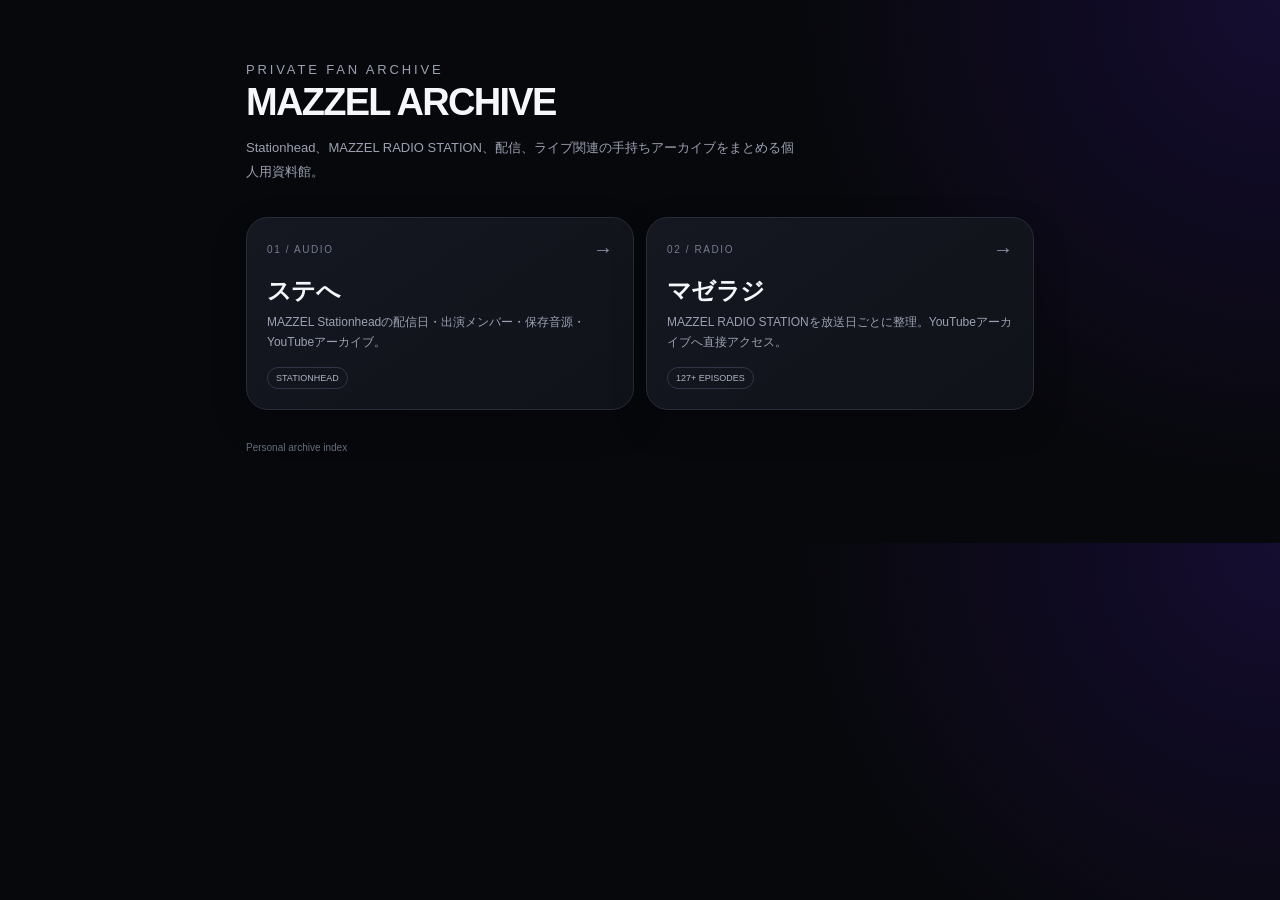
<file: index.html>
<!doctype html>
<html lang="ja">
<head>
<meta charset="utf-8">
<meta name="viewport" content="width=device-width,initial-scale=1,viewport-fit=cover">
<meta name="theme-color" content="#08090d">
<title>MAZZEL ARCHIVE</title>
<style>
:root{--bg:#07080c;--panel:#12151d;--line:#272c39;--text:#f6f7fb;--muted:#9ba1b2}
*{box-sizing:border-box}body{margin:0;background:radial-gradient(circle at top right,rgba(86,33,216,.18),transparent 35%),var(--bg);color:var(--text);font-family:-apple-system,BlinkMacSystemFont,"Segoe UI","Hiragino Sans","Noto Sans JP",sans-serif}
main{max-width:820px;margin:auto;padding:46px 16px 90px}
.eyebrow{font-size:10px;letter-spacing:.22em;color:#8e95a7;margin:0 0 8px}.hero h1{font-size:38px;letter-spacing:-.045em;margin:0}.hero p{color:var(--muted);font-size:13px;line-height:1.8;margin:12px 0 0;max-width:560px}
.grid{display:grid;grid-template-columns:1fr;gap:12px;margin-top:34px}
.card{display:block;padding:20px;border-radius:22px;background:linear-gradient(145deg,#151821,#101219);border:1px solid var(--line);color:inherit;text-decoration:none;box-shadow:0 14px 36px rgba(0,0,0,.2)}
.card-top{display:flex;justify-content:space-between;gap:12px;align-items:center}.num{font-size:10px;color:#747c8f;letter-spacing:.16em}.arrow{font-size:20px;color:#8e95a7}
.card h2{font-size:24px;margin:14px 0 6px;letter-spacing:-.03em}.card p{margin:0;color:var(--muted);font-size:12px;line-height:1.65}
.tag{display:inline-block;margin-top:14px;border:1px solid #303646;border-radius:999px;padding:5px 8px;color:#aeb4c3;font-size:9px}
footer{margin-top:32px;color:#666e7f;font-size:10px}
@media(min-width:700px){.grid{grid-template-columns:1fr 1fr}}
</style>
</head>
<body><main>
<section class="hero"><p class="eyebrow">PRIVATE FAN ARCHIVE</p><h1>MAZZEL ARCHIVE</h1><p>Stationhead、MAZZEL RADIO STATION、配信、ライブ関連の手持ちアーカイブをまとめる個人用資料館。</p></section>
<section class="grid">
<a class="card" href="./stationhead/"><div class="card-top"><span class="num">01 / AUDIO</span><span class="arrow">→</span></div><h2>ステへ</h2><p>MAZZEL Stationheadの配信日・出演メンバー・保存音源・YouTubeアーカイブ。</p><span class="tag">STATIONHEAD</span></a>
<a class="card" href="./radio/"><div class="card-top"><span class="num">02 / RADIO</span><span class="arrow">→</span></div><h2>マゼラジ</h2><p>MAZZEL RADIO STATIONを放送日ごとに整理。YouTubeアーカイブへ直接アクセス。</p><span class="tag">127+ EPISODES</span></a>
</section><footer>Personal archive index</footer>
</main></body></html>
</file>
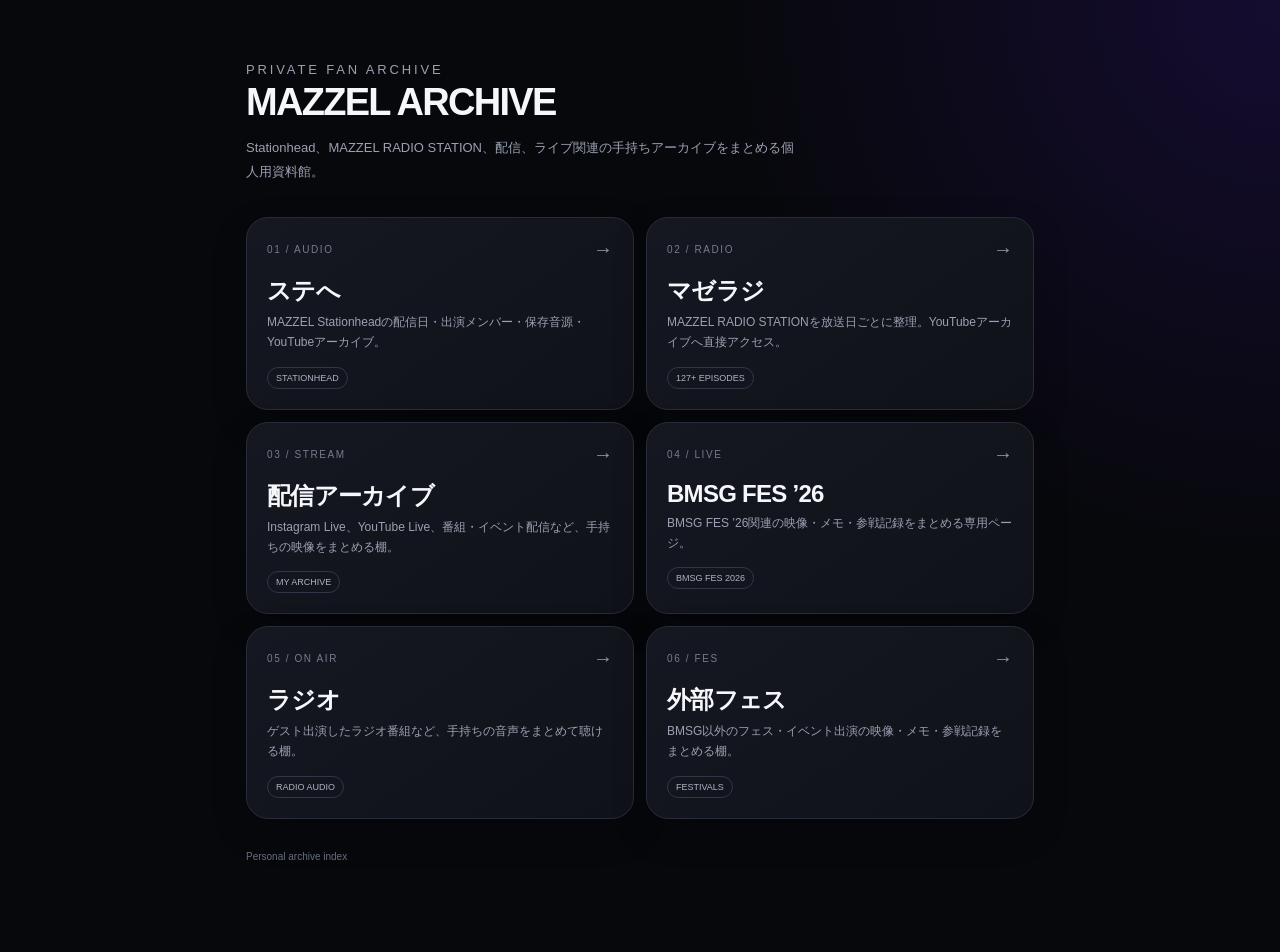
<file: public/index.html>
<!doctype html>
<html lang="ja">
<head>
<meta charset="utf-8">
<meta name="viewport" content="width=device-width,initial-scale=1,viewport-fit=cover">
<meta name="theme-color" content="#08090d">
<title>MAZZEL ARCHIVE</title>
<style>
:root{--bg:#07080c;--panel:#12151d;--line:#272c39;--text:#f6f7fb;--muted:#9ba1b2}
*{box-sizing:border-box}body{margin:0;background:radial-gradient(circle at top right,rgba(86,33,216,.18),transparent 35%),var(--bg);color:var(--text);font-family:-apple-system,BlinkMacSystemFont,"Segoe UI","Hiragino Sans","Noto Sans JP",sans-serif}
main{max-width:820px;margin:auto;padding:46px 16px 90px}
.eyebrow{font-size:10px;letter-spacing:.22em;color:#8e95a7;margin:0 0 8px}.hero h1{font-size:38px;letter-spacing:-.045em;margin:0}.hero p{color:var(--muted);font-size:13px;line-height:1.8;margin:12px 0 0;max-width:560px}
.grid{display:grid;grid-template-columns:1fr;gap:12px;margin-top:34px}
.card{display:block;padding:20px;border-radius:22px;background:linear-gradient(145deg,#151821,#101219);border:1px solid var(--line);color:inherit;text-decoration:none;box-shadow:0 14px 36px rgba(0,0,0,.2)}
.card-top{display:flex;justify-content:space-between;gap:12px;align-items:center}.num{font-size:10px;color:#747c8f;letter-spacing:.16em}.arrow{font-size:20px;color:#8e95a7}
.card h2{font-size:24px;margin:14px 0 6px;letter-spacing:-.03em}.card p{margin:0;color:var(--muted);font-size:12px;line-height:1.65}
.tag{display:inline-block;margin-top:14px;border:1px solid #303646;border-radius:999px;padding:5px 8px;color:#aeb4c3;font-size:9px}
footer{margin-top:32px;color:#666e7f;font-size:10px}
@media(min-width:700px){.grid{grid-template-columns:1fr 1fr}}
</style>
</head>
<body><main>
<section class="hero"><p class="eyebrow">PRIVATE FAN ARCHIVE</p><h1>MAZZEL ARCHIVE</h1><p>Stationhead、MAZZEL RADIO STATION、配信、ライブ関連の手持ちアーカイブをまとめる個人用資料館。</p></section>
<section class="grid">
<a class="card" href="./stationhead/"><div class="card-top"><span class="num">01 / AUDIO</span><span class="arrow">→</span></div><h2>ステへ</h2><p>MAZZEL Stationheadの配信日・出演メンバー・保存音源・YouTubeアーカイブ。</p><span class="tag">STATIONHEAD</span></a>
<a class="card" href="./radio/"><div class="card-top"><span class="num">02 / RADIO</span><span class="arrow">→</span></div><h2>マゼラジ</h2><p>MAZZEL RADIO STATIONを放送日ごとに整理。YouTubeアーカイブへ直接アクセス。</p><span class="tag">127+ EPISODES</span></a>
<a class="card" href="./archive/"><div class="card-top"><span class="num">03 / STREAM</span><span class="arrow">→</span></div><h2>配信アーカイブ</h2><p>Instagram Live、YouTube Live、番組・イベント配信など、手持ちの映像をまとめる棚。</p><span class="tag">MY ARCHIVE</span></a>
<a class="card" href="./bmsg-fes-26/"><div class="card-top"><span class="num">04 / LIVE</span><span class="arrow">→</span></div><h2>BMSG FES ’26</h2><p>BMSG FES ’26関連の映像・メモ・参戦記録をまとめる専用ページ。</p><span class="tag">BMSG FES 2026</span></a>
<a class="card" href="./radio-audio/"><div class="card-top"><span class="num">05 / ON AIR</span><span class="arrow">→</span></div><h2>ラジオ</h2><p>ゲスト出演したラジオ番組など、手持ちの音声をまとめて聴ける棚。</p><span class="tag">RADIO AUDIO</span></a>
<a class="card" href="./external-fes/"><div class="card-top"><span class="num">06 / FES</span><span class="arrow">→</span></div><h2>外部フェス</h2><p>BMSG以外のフェス・イベント出演の映像・メモ・参戦記録をまとめる棚。</p><span class="tag">FESTIVALS</span></a>
</section><footer>Personal archive index</footer>
</main></body></html>
</file>
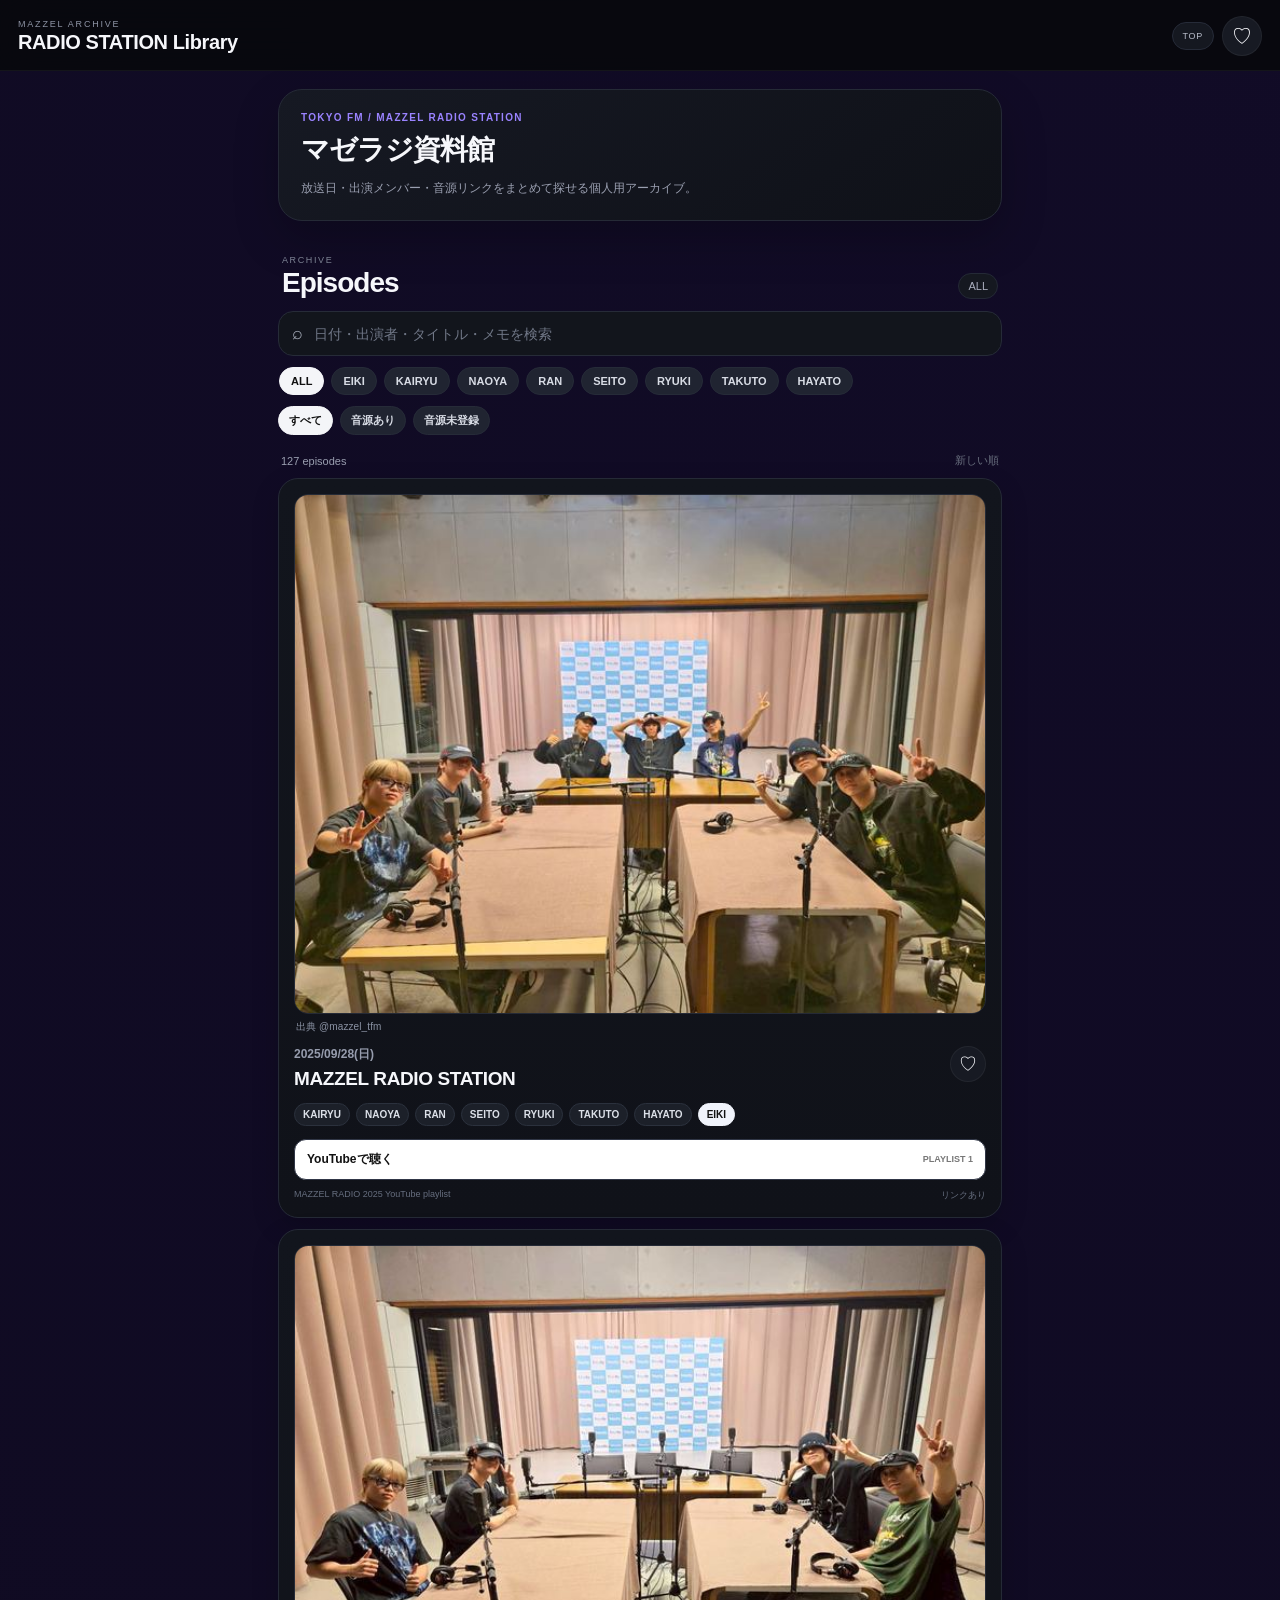
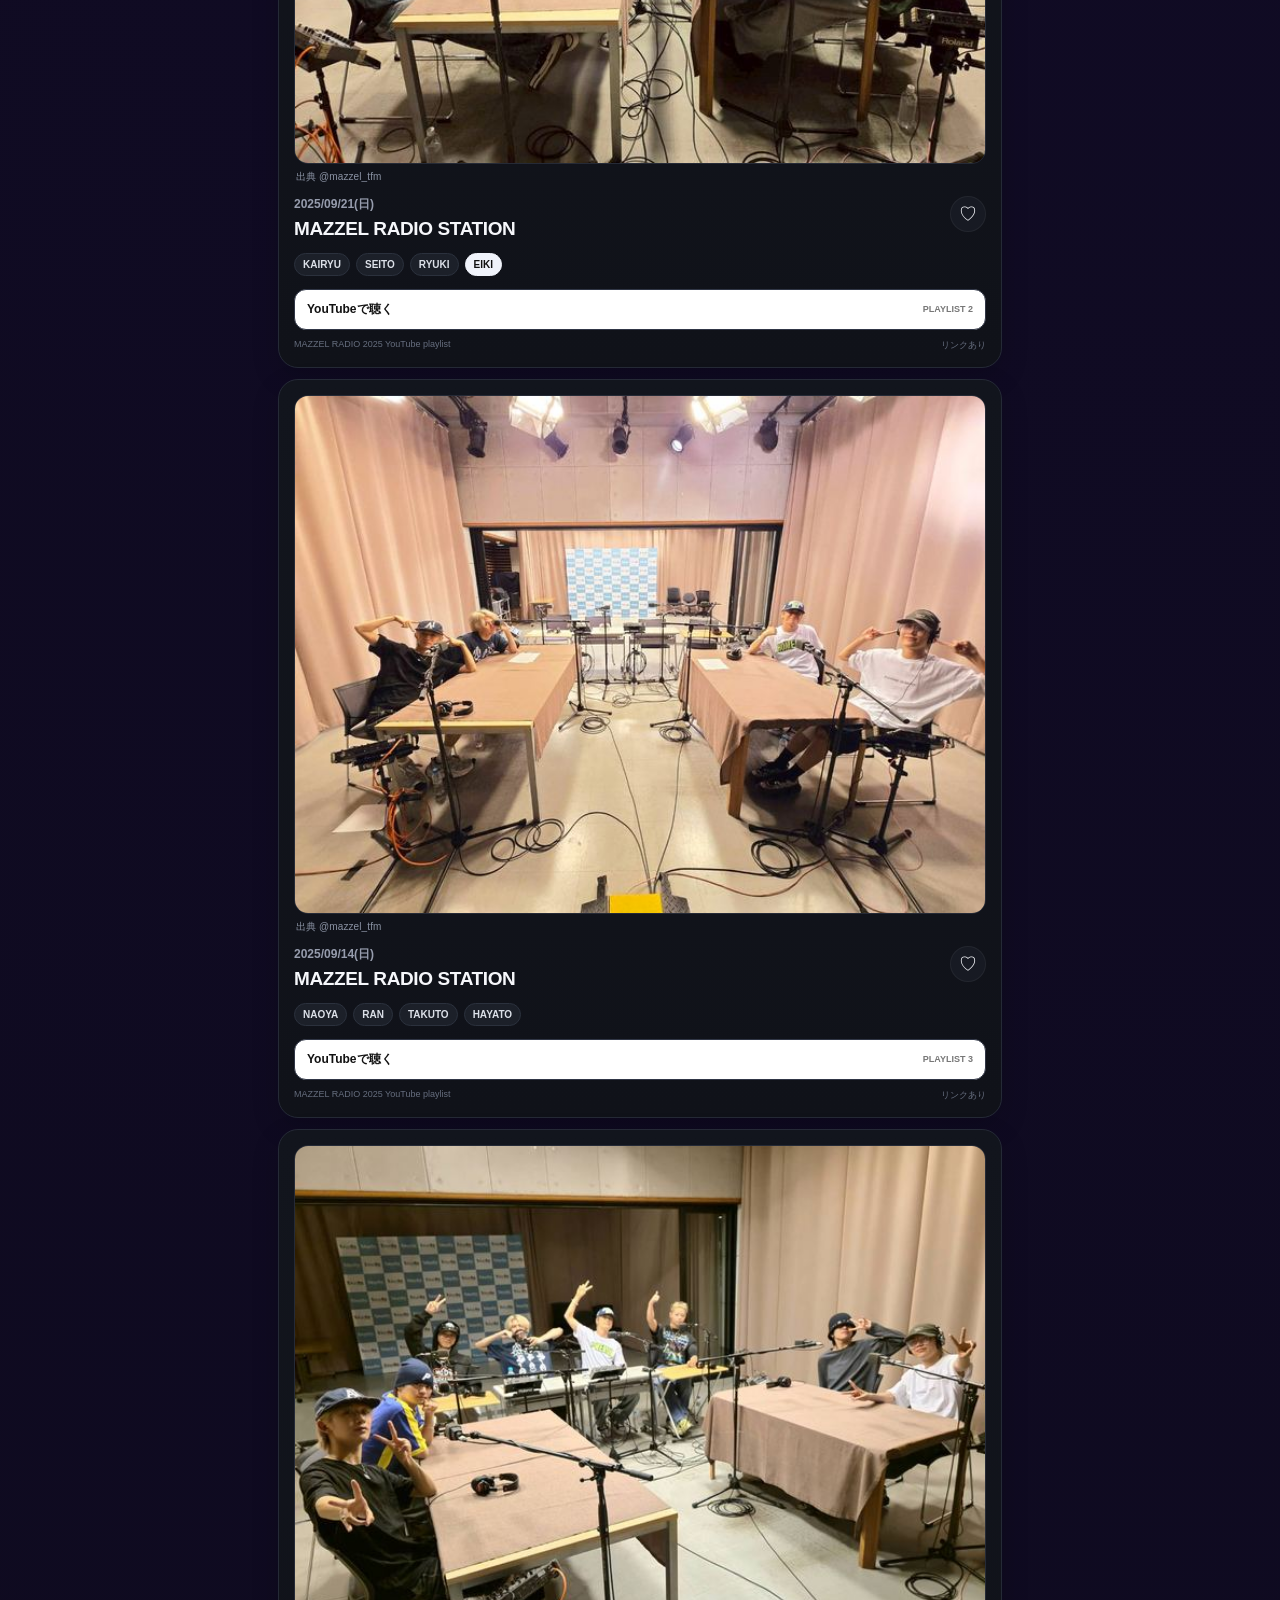
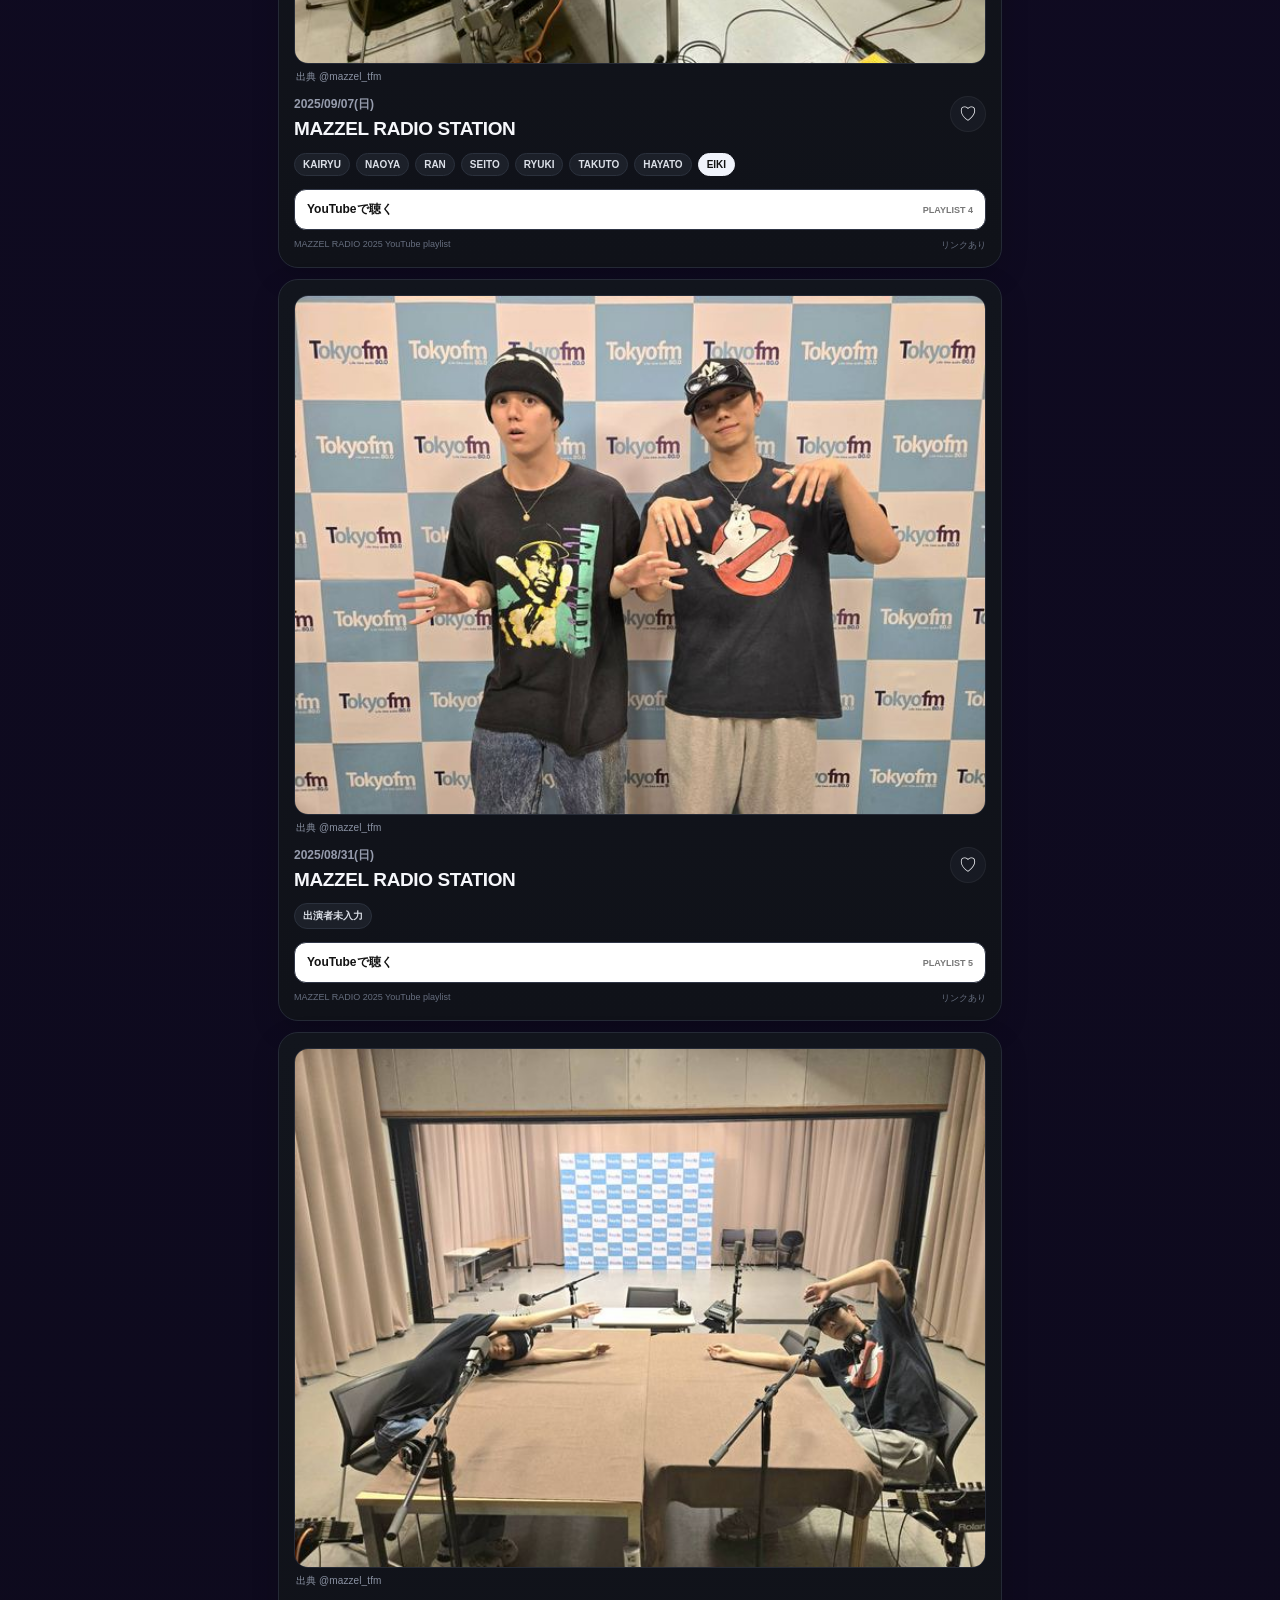
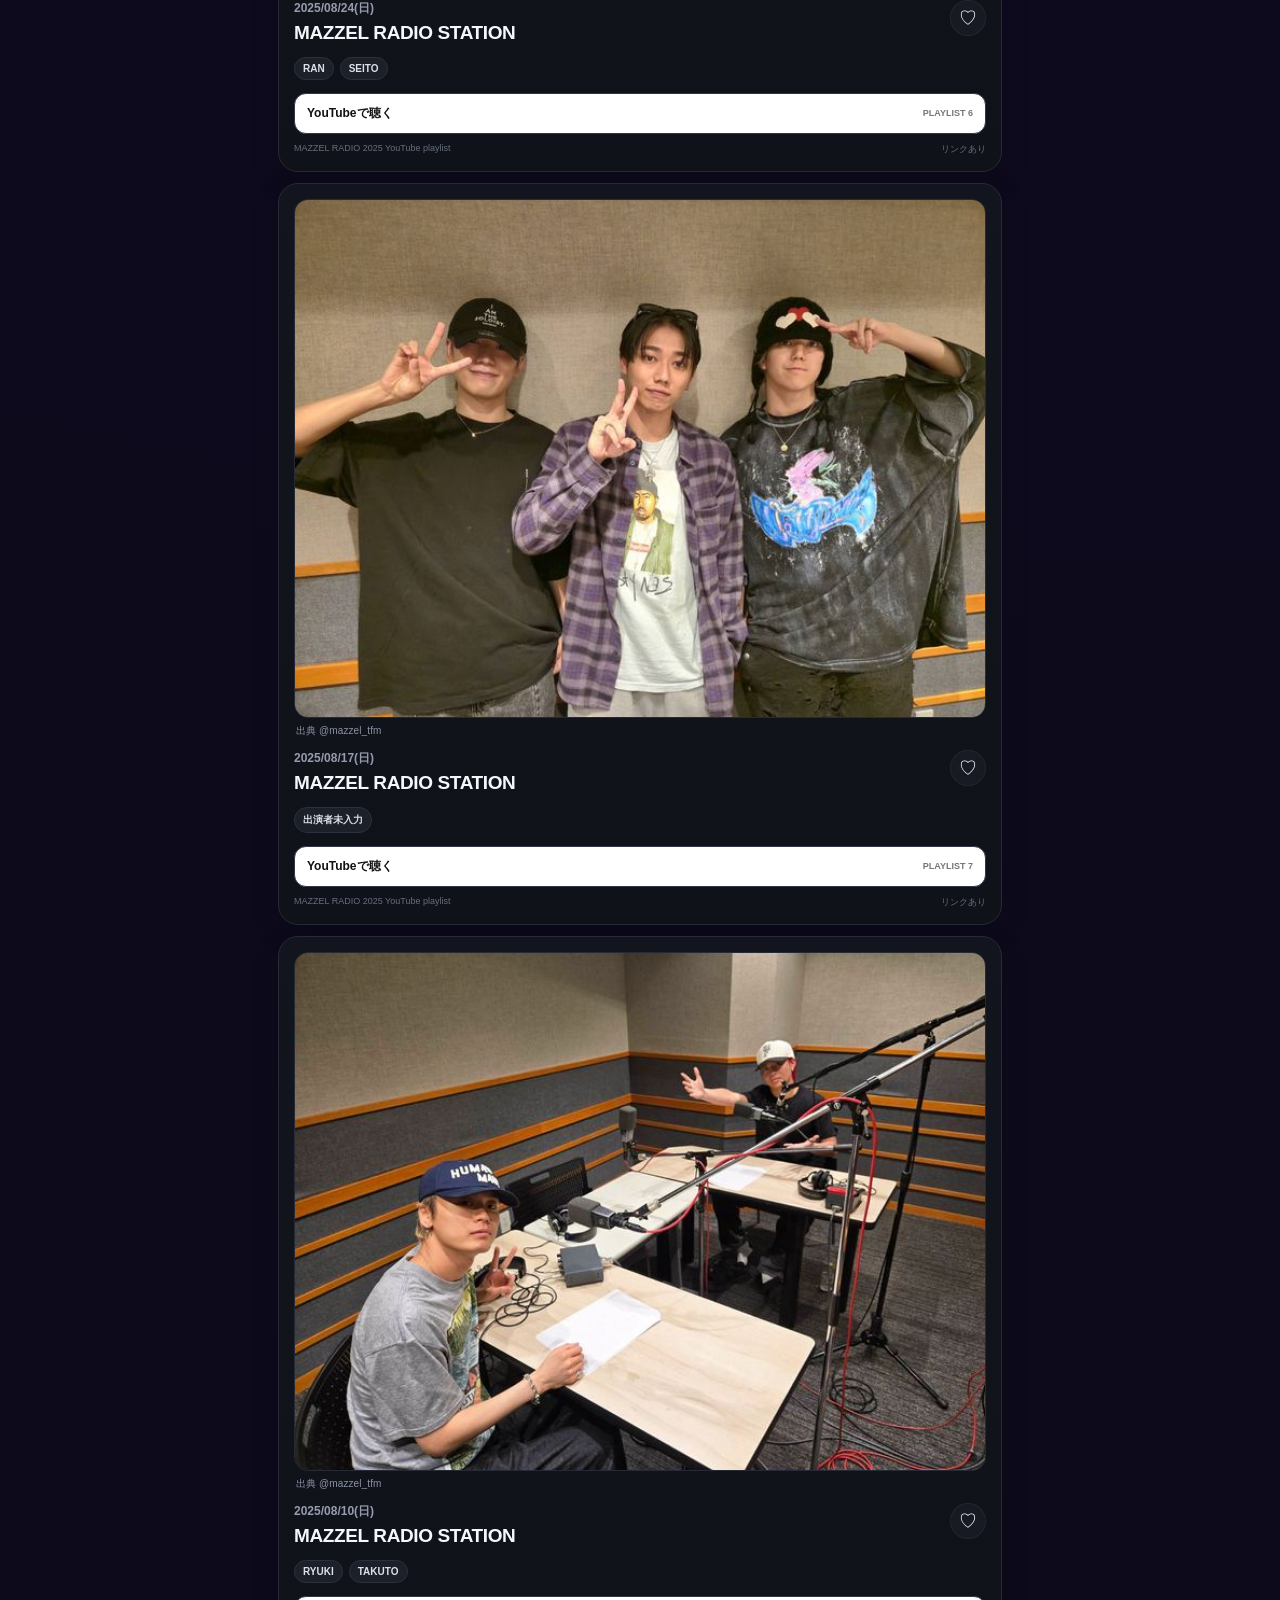
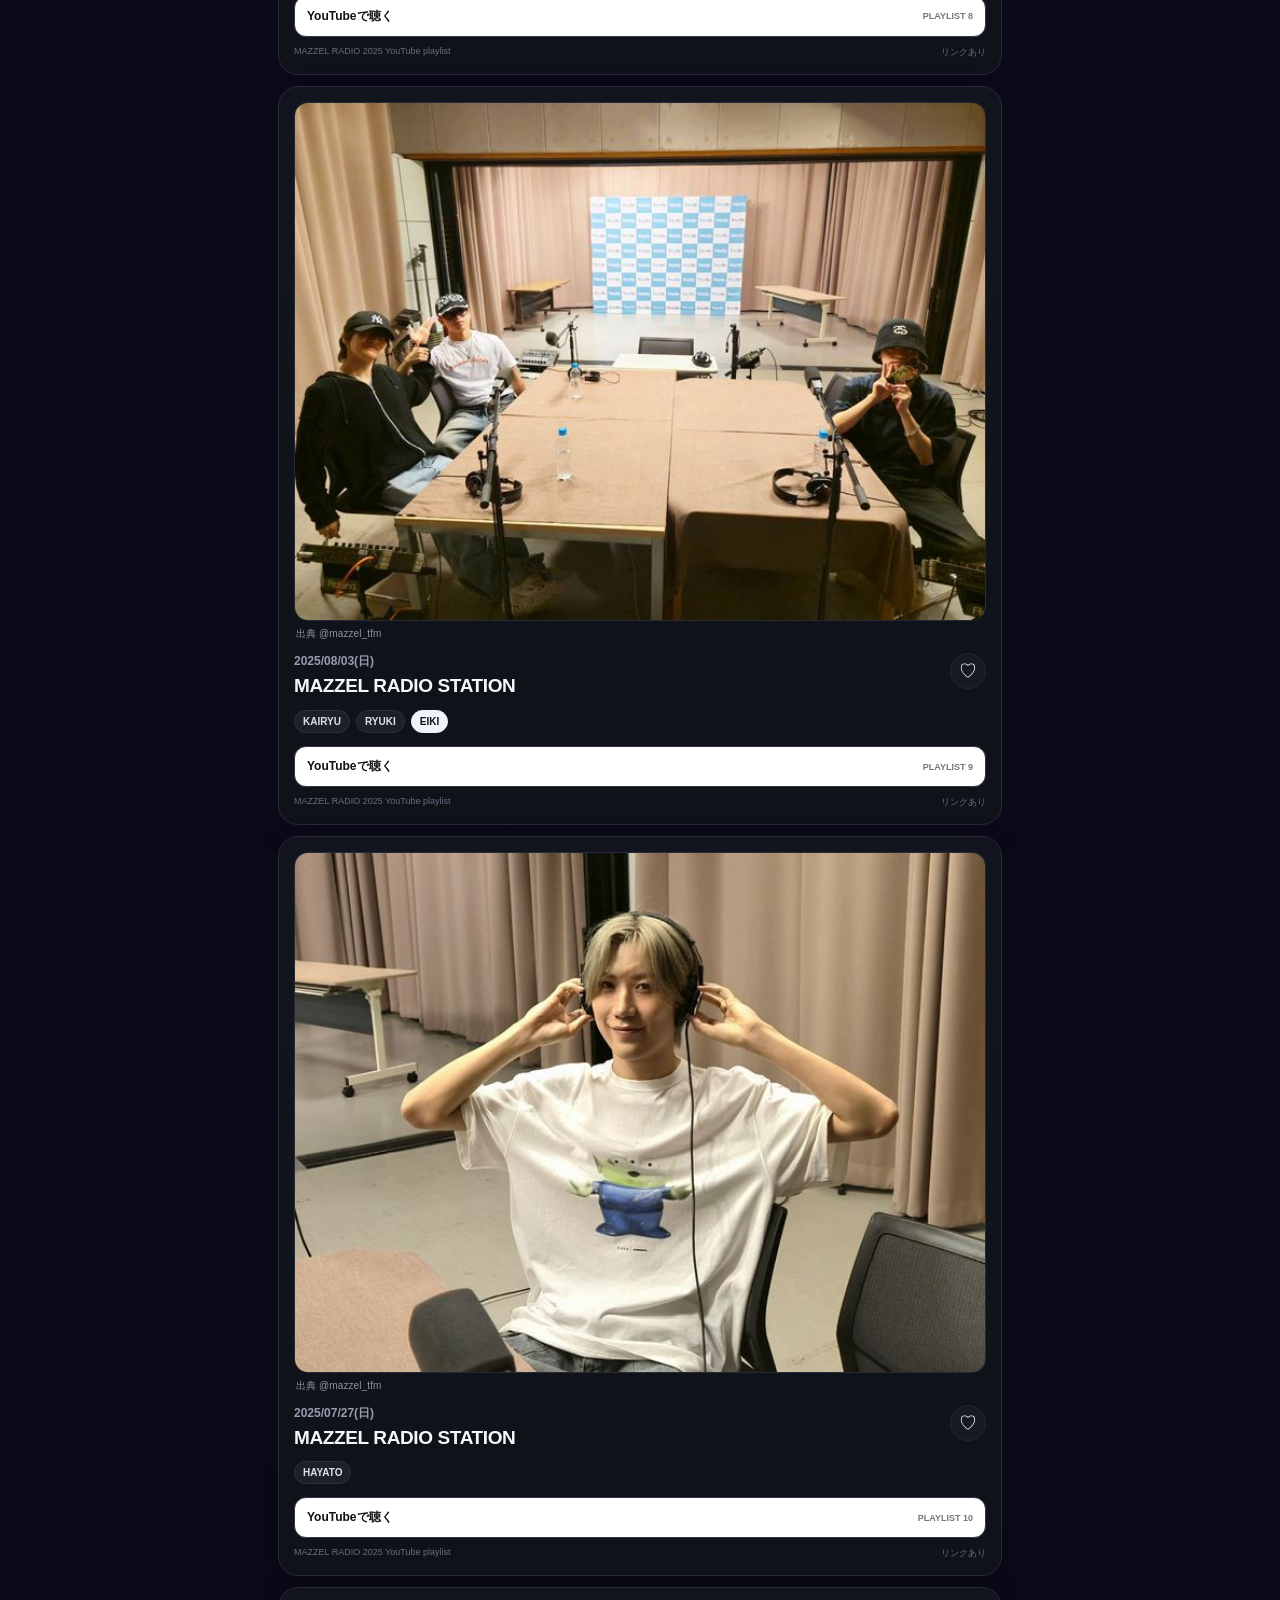
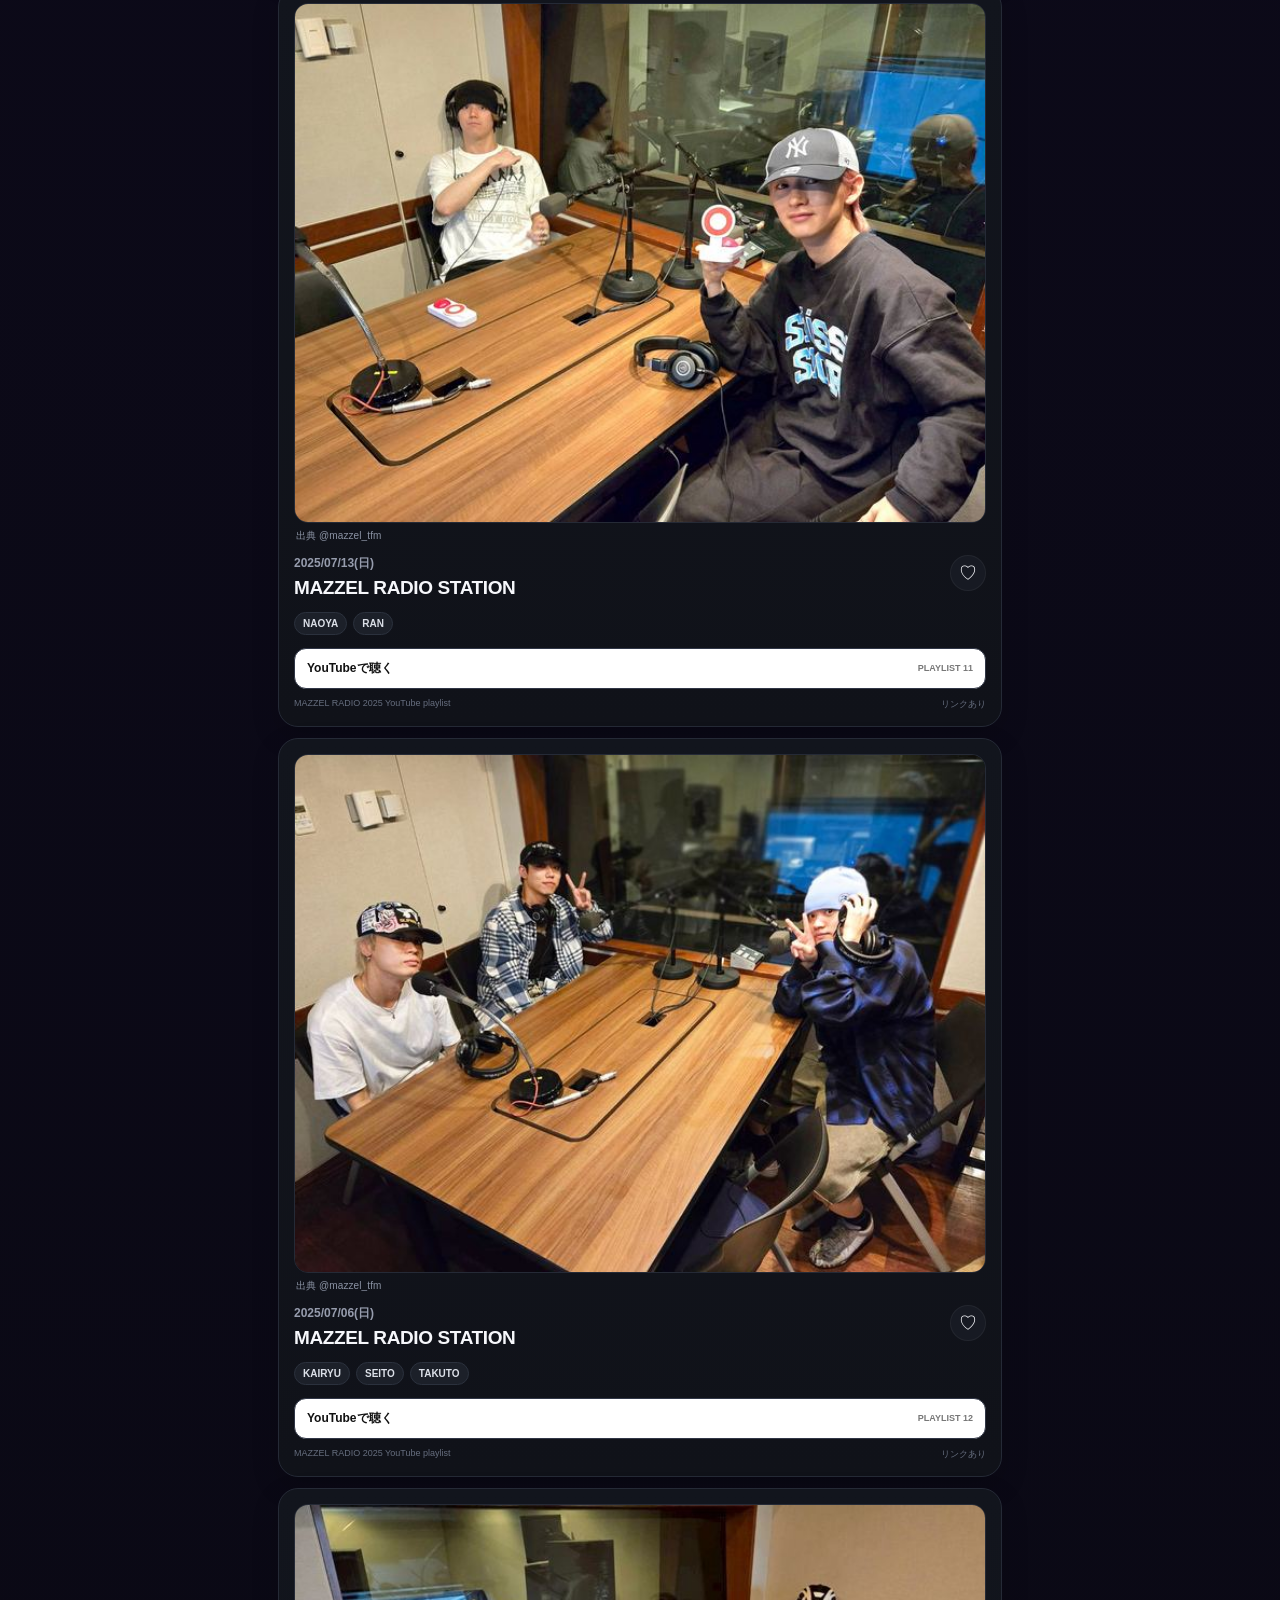
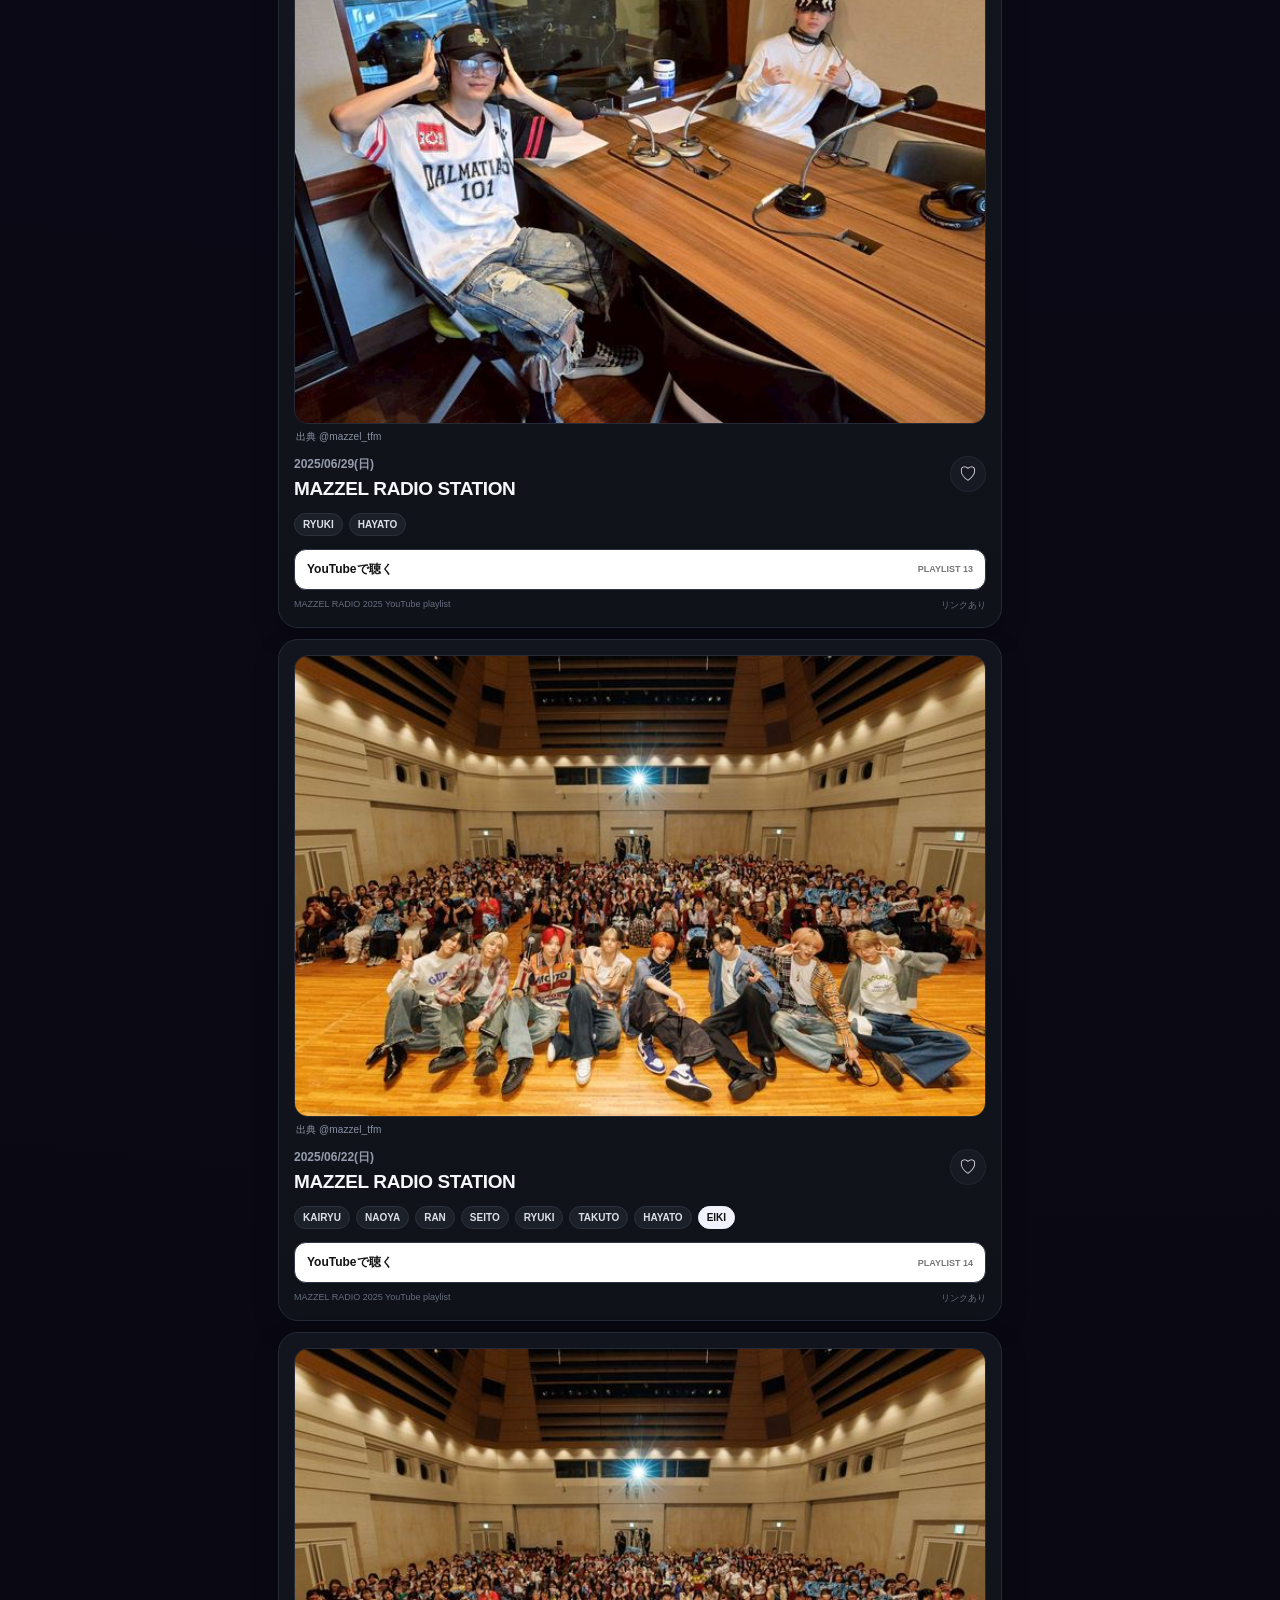
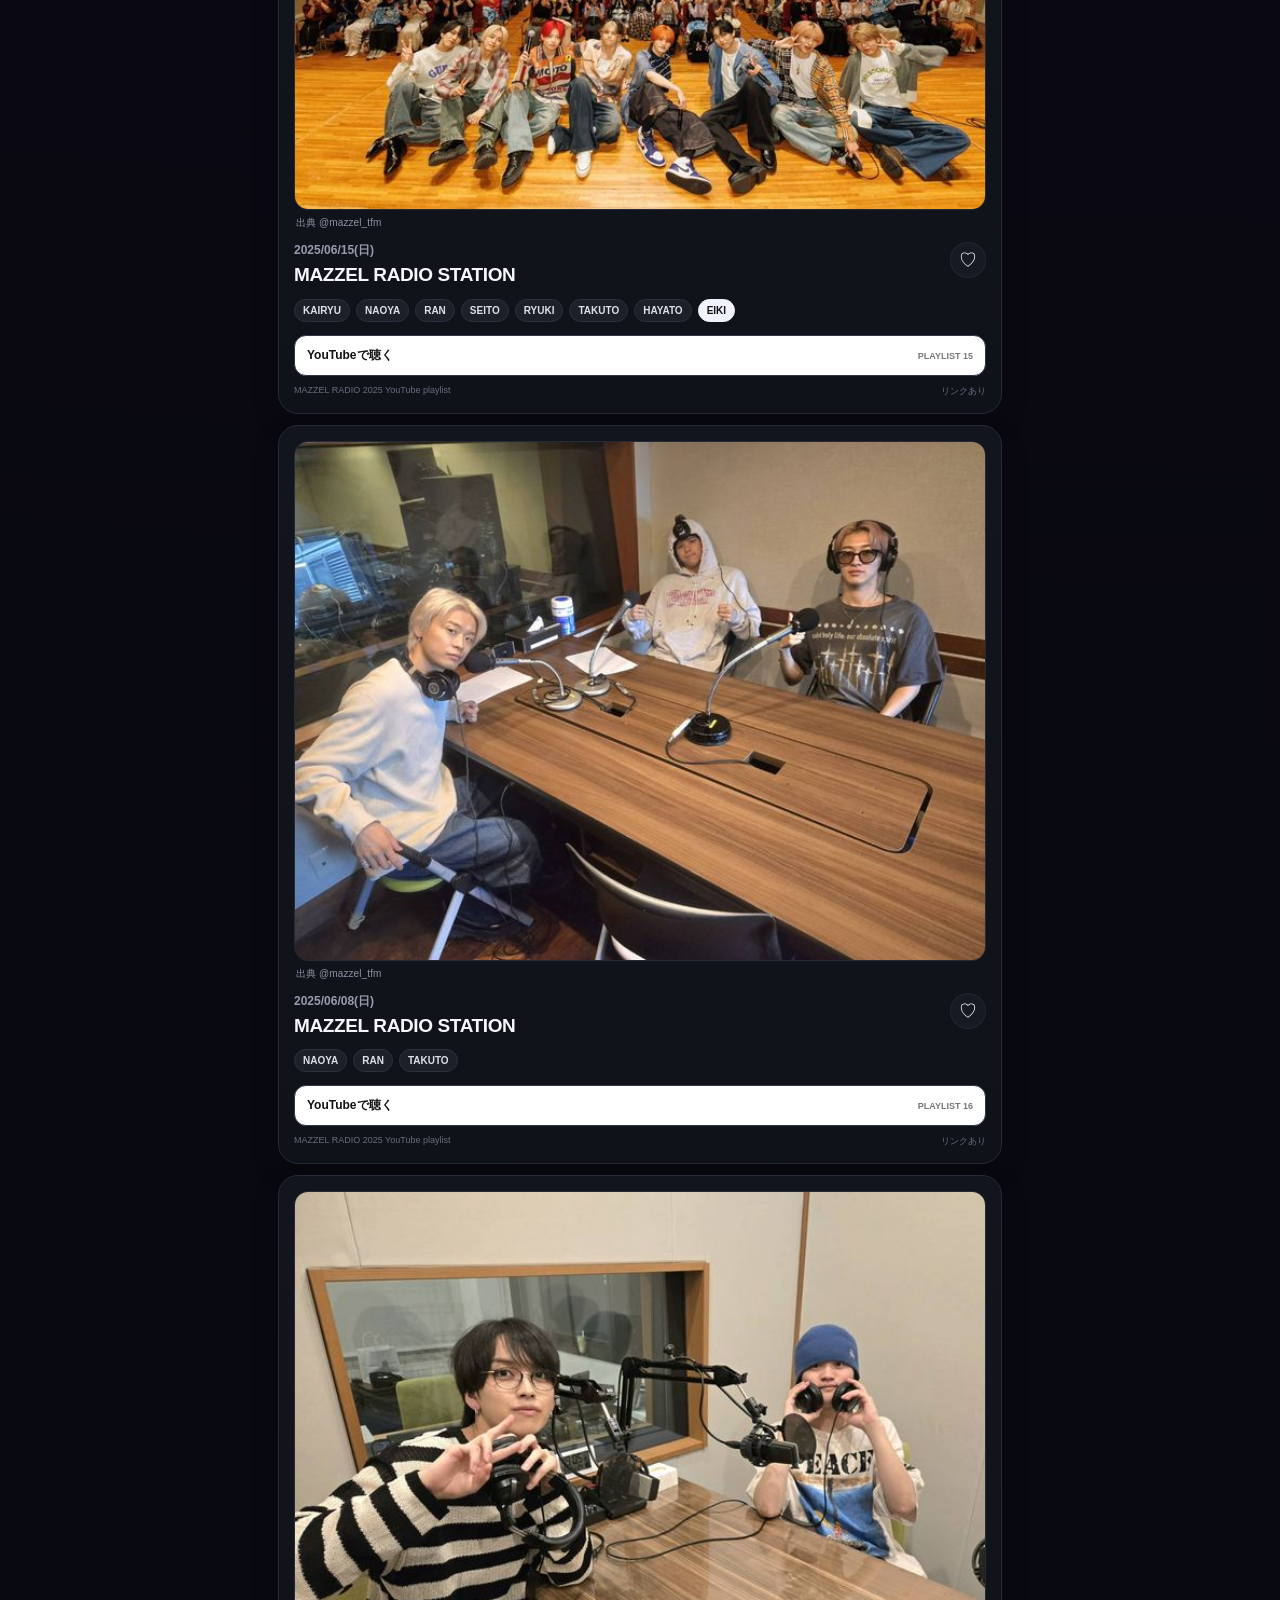
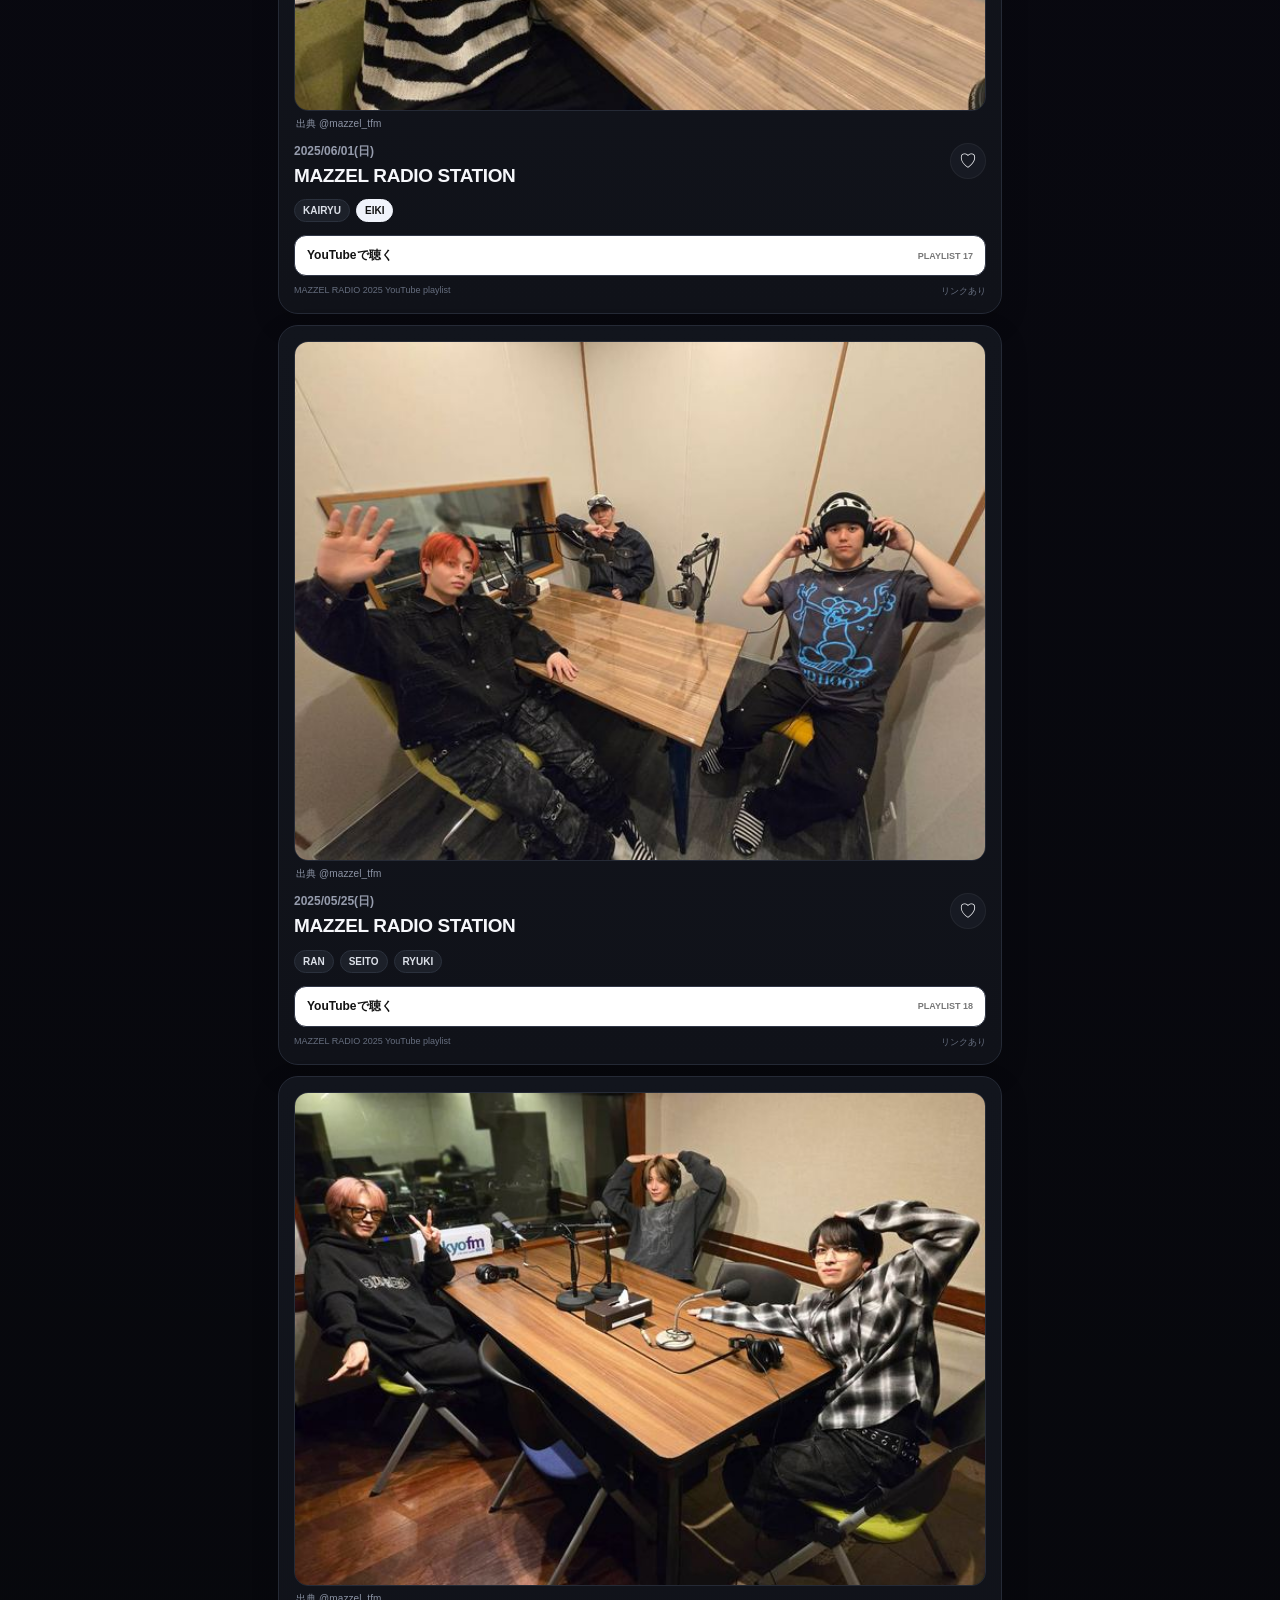
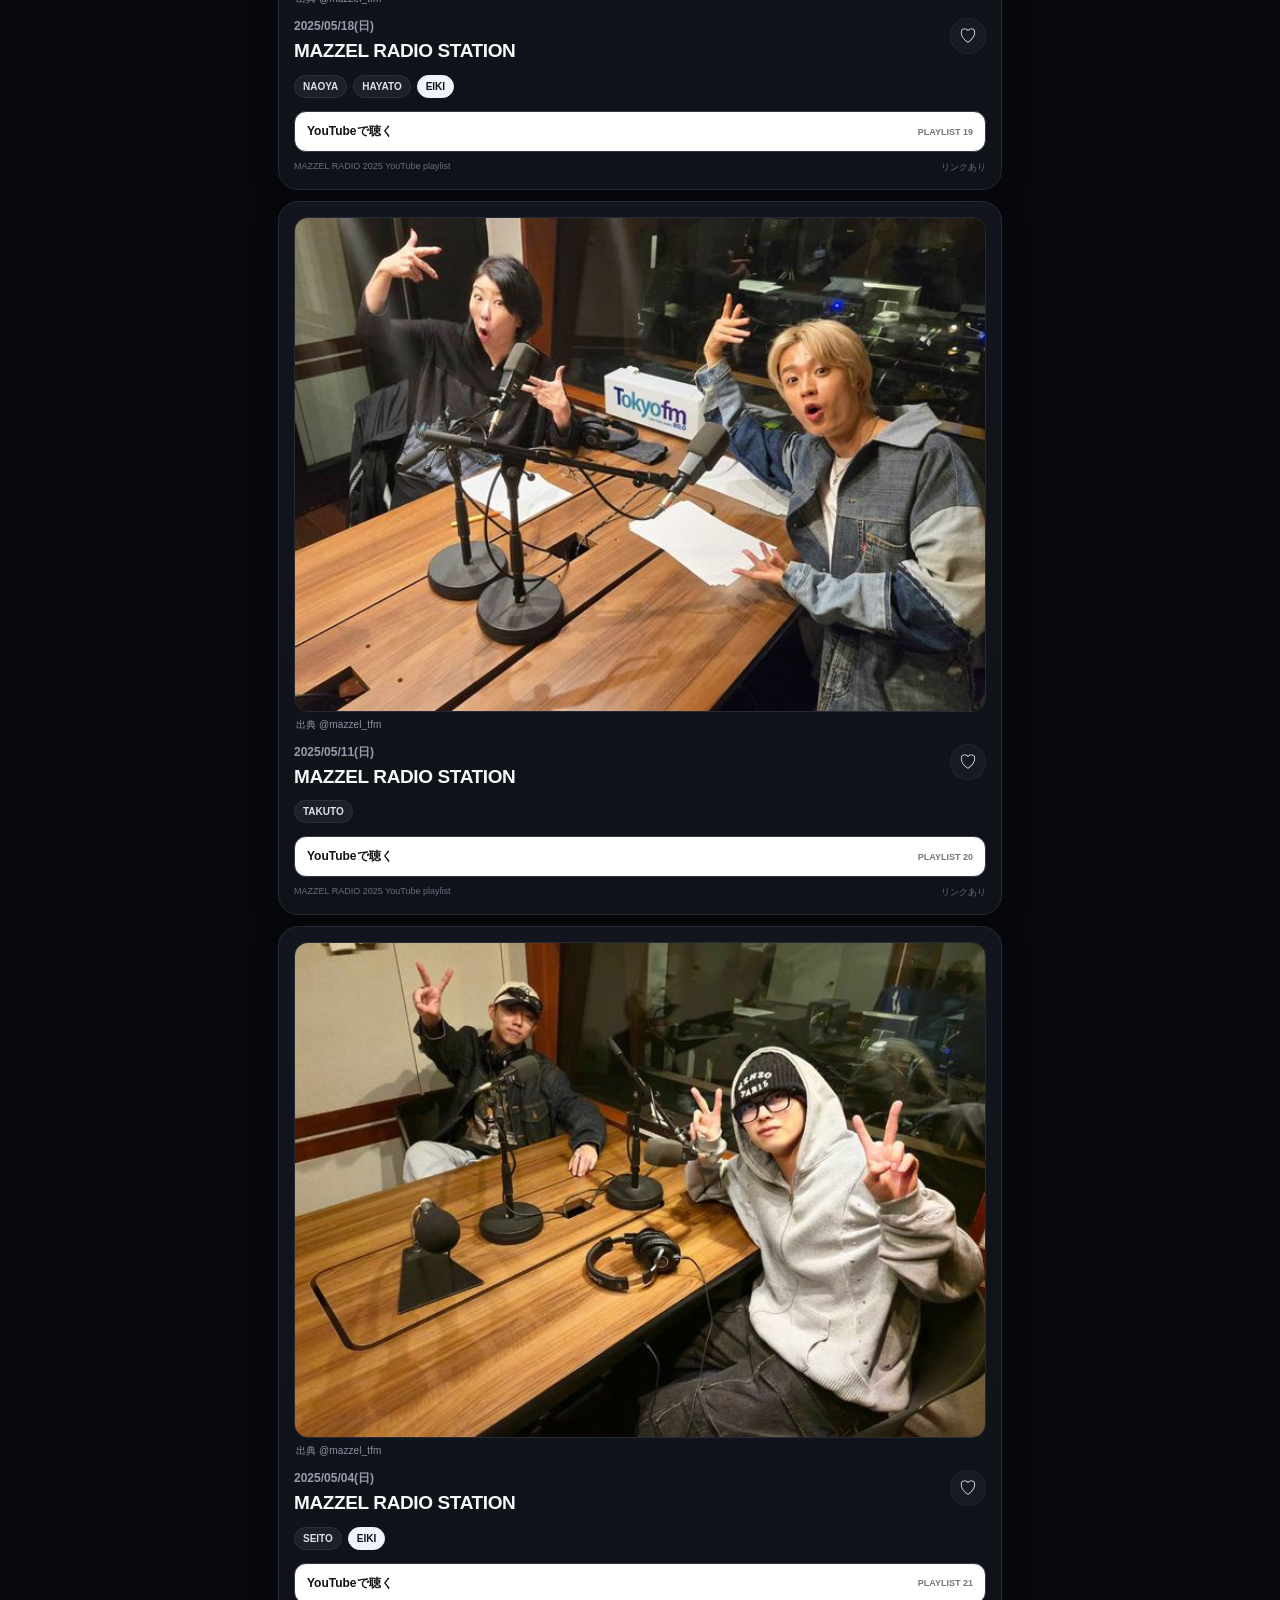
<file: radio/index.html>
<!doctype html>
<html lang="ja">
<head>
  <meta charset="utf-8">
  <meta name="viewport" content="width=device-width,initial-scale=1,viewport-fit=cover">
  <meta name="theme-color" content="#08090d">
  <title>MAZZEL RADIO STATION Library</title>
  <link rel="stylesheet" href="./styles.css">
</head>
<body>
  <header class="topbar">
    <div>
      <p class="eyebrow">MAZZEL ARCHIVE</p>
      <h1>RADIO STATION Library</h1>
    </div>
    <div class="top-actions">
      <a class="switch-link" href="../">TOP</a>
      <button id="favOnlyBtn" class="round" aria-label="お気に入りのみ">♡</button>
    </div>
  </header>

  <main>
    <section class="hero">
      <p class="hero-kicker">TOKYO FM / MAZZEL RADIO STATION</p>
      <h2>マゼラジ資料館</h2>
      <p>放送日・出演メンバー・音源リンクをまとめて探せる個人用アーカイブ。</p>
    </section>

    <section class="section-head">
      <div>
        <p class="section-kicker">ARCHIVE</p>
        <h2>Episodes</h2>
      </div>
      <span id="filterLabel" class="filter-label">ALL</span>
    </section>

    <section class="controls">
      <label class="search">
        <span>⌕</span>
        <input id="searchInput" type="search" placeholder="日付・出演者・タイトル・メモを検索">
      </label>
      <div id="memberChips" class="chips"></div>
      <div class="status-row">
        <button class="status-btn active" data-status="all">すべて</button>
        <button class="status-btn" data-status="ready">音源あり</button>
        <button class="status-btn" data-status="missing">音源未登録</button>
      </div>
    </section>

    <section class="summary">
      <span id="countLabel">0 episodes</span>
      <span class="summary-note">新しい順</span>
    </section>

    <section id="episodeList" class="episode-list"></section>
  </main>

  <template id="episodeTemplate">
    <article class="episode-card">
      <a class="thumb-block" hidden target="_blank" rel="noopener">
        <img class="thumb" alt="" loading="lazy" decoding="async">
        <span class="thumb-credit" hidden>出典 @mazzel_tfm</span>
      </a>
      <div class="card-head">
        <div class="card-title-wrap">
          <p class="date"></p>
          <h3 class="title"></h3>
        </div>
        <button class="fav-btn round" aria-label="お気に入り">♡</button>
      </div>
      <div class="members"></div>
      <p class="memo"></p>
      <div class="links"></div>
      <div class="meta"></div>
    </article>
  </template>

  <script type="module" src="./app.js"></script>
</body>
</html>
</file>
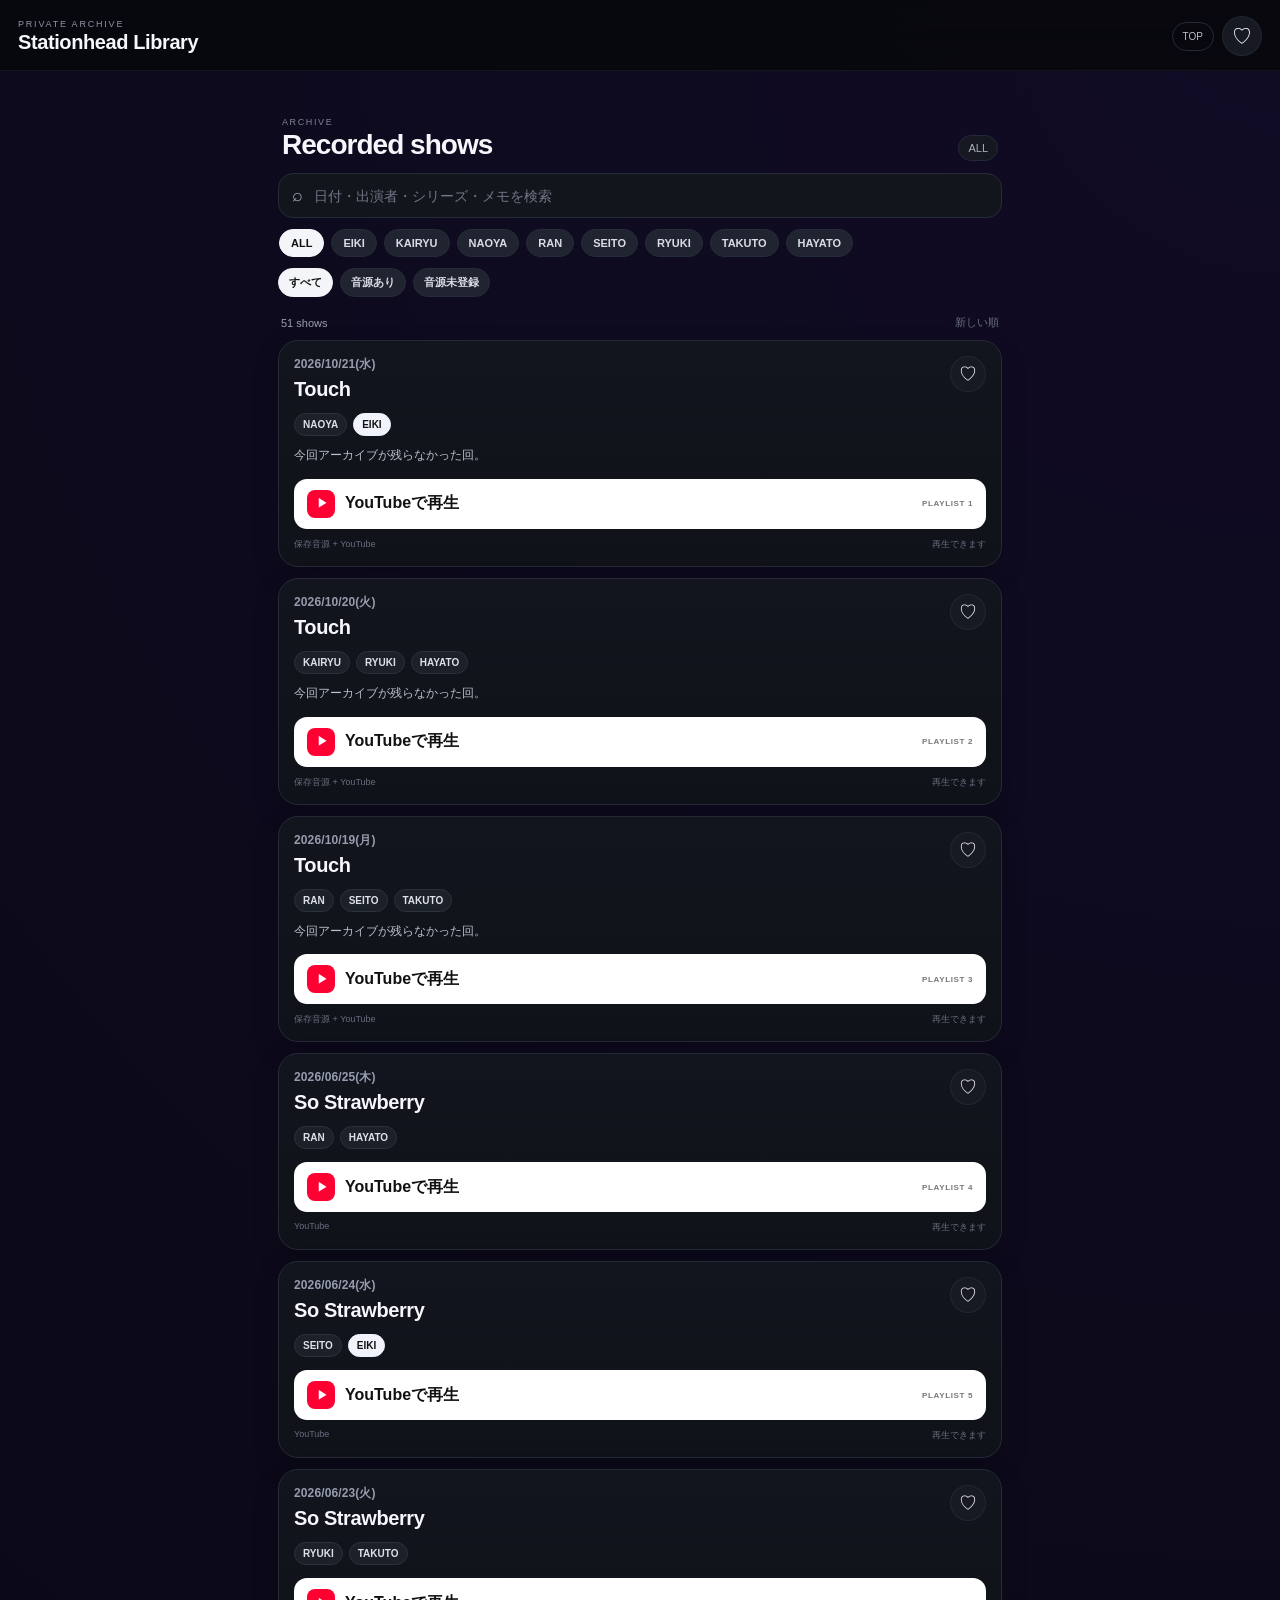
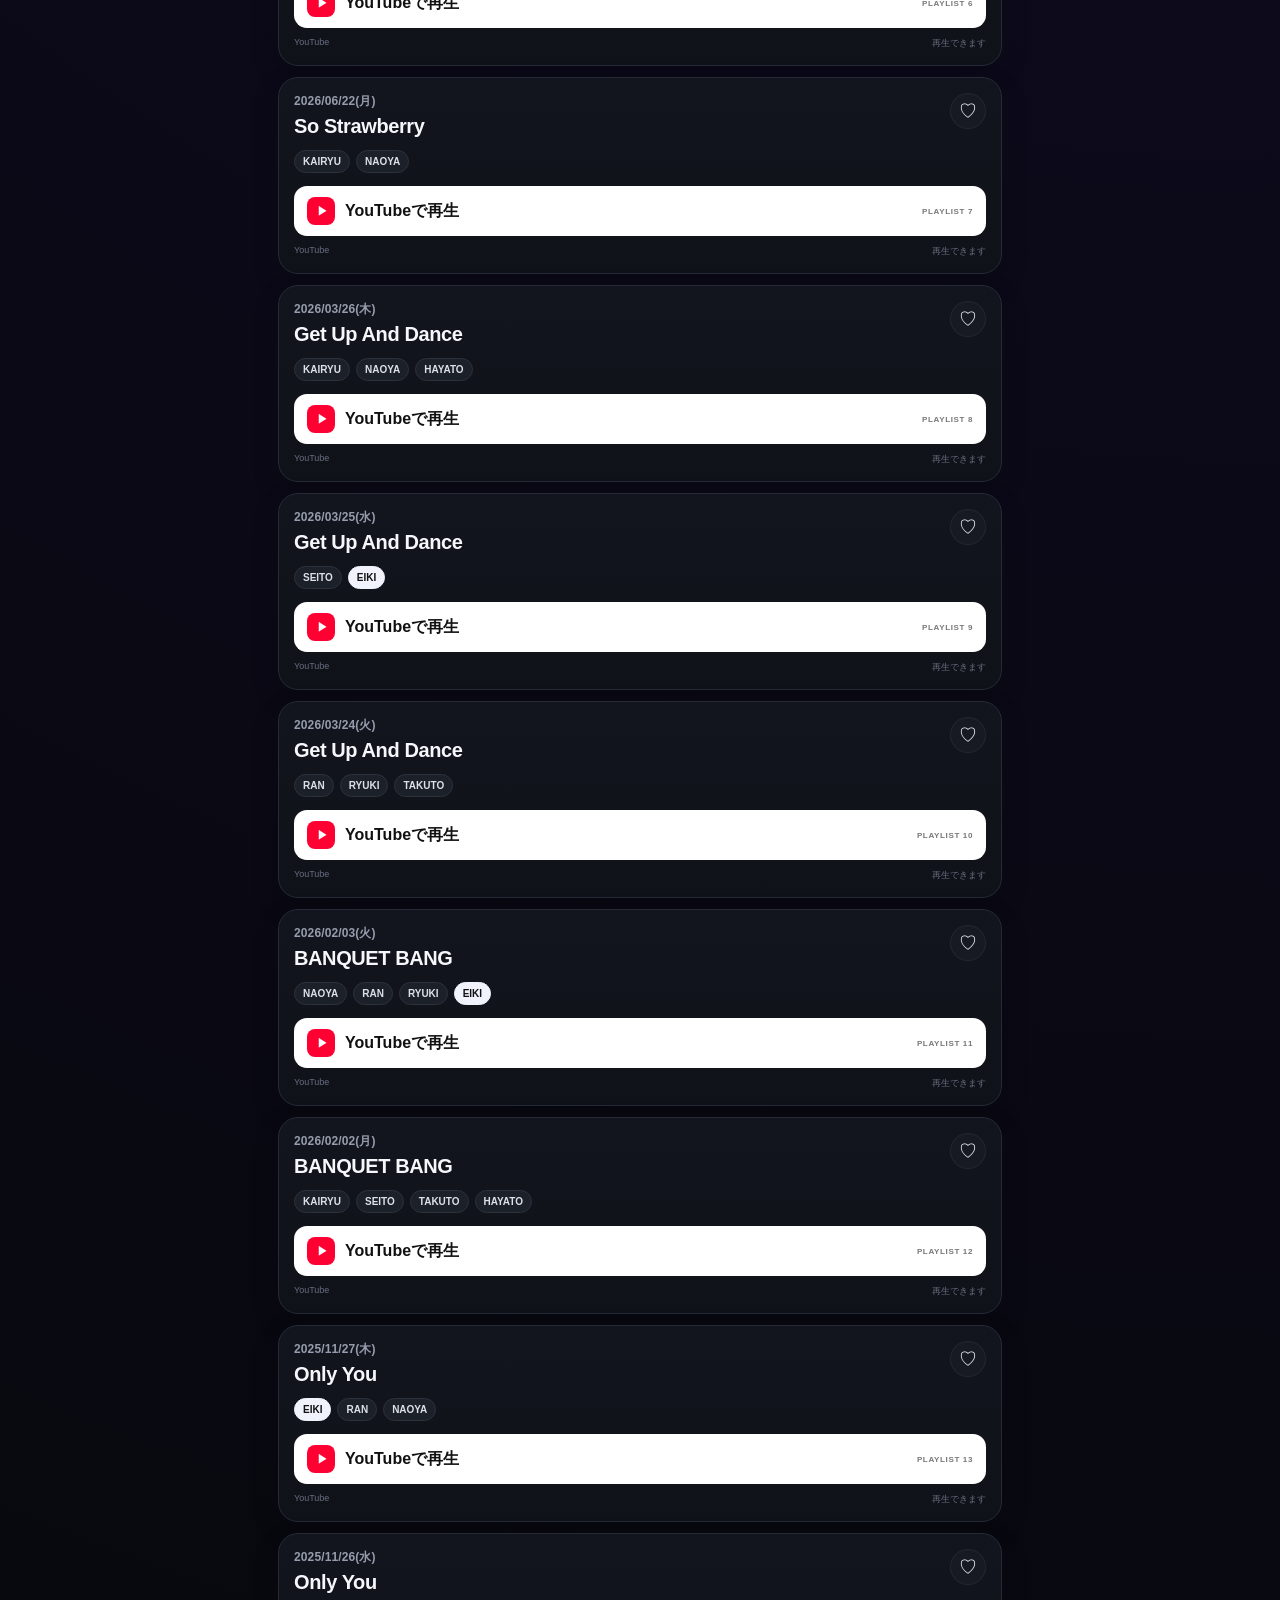
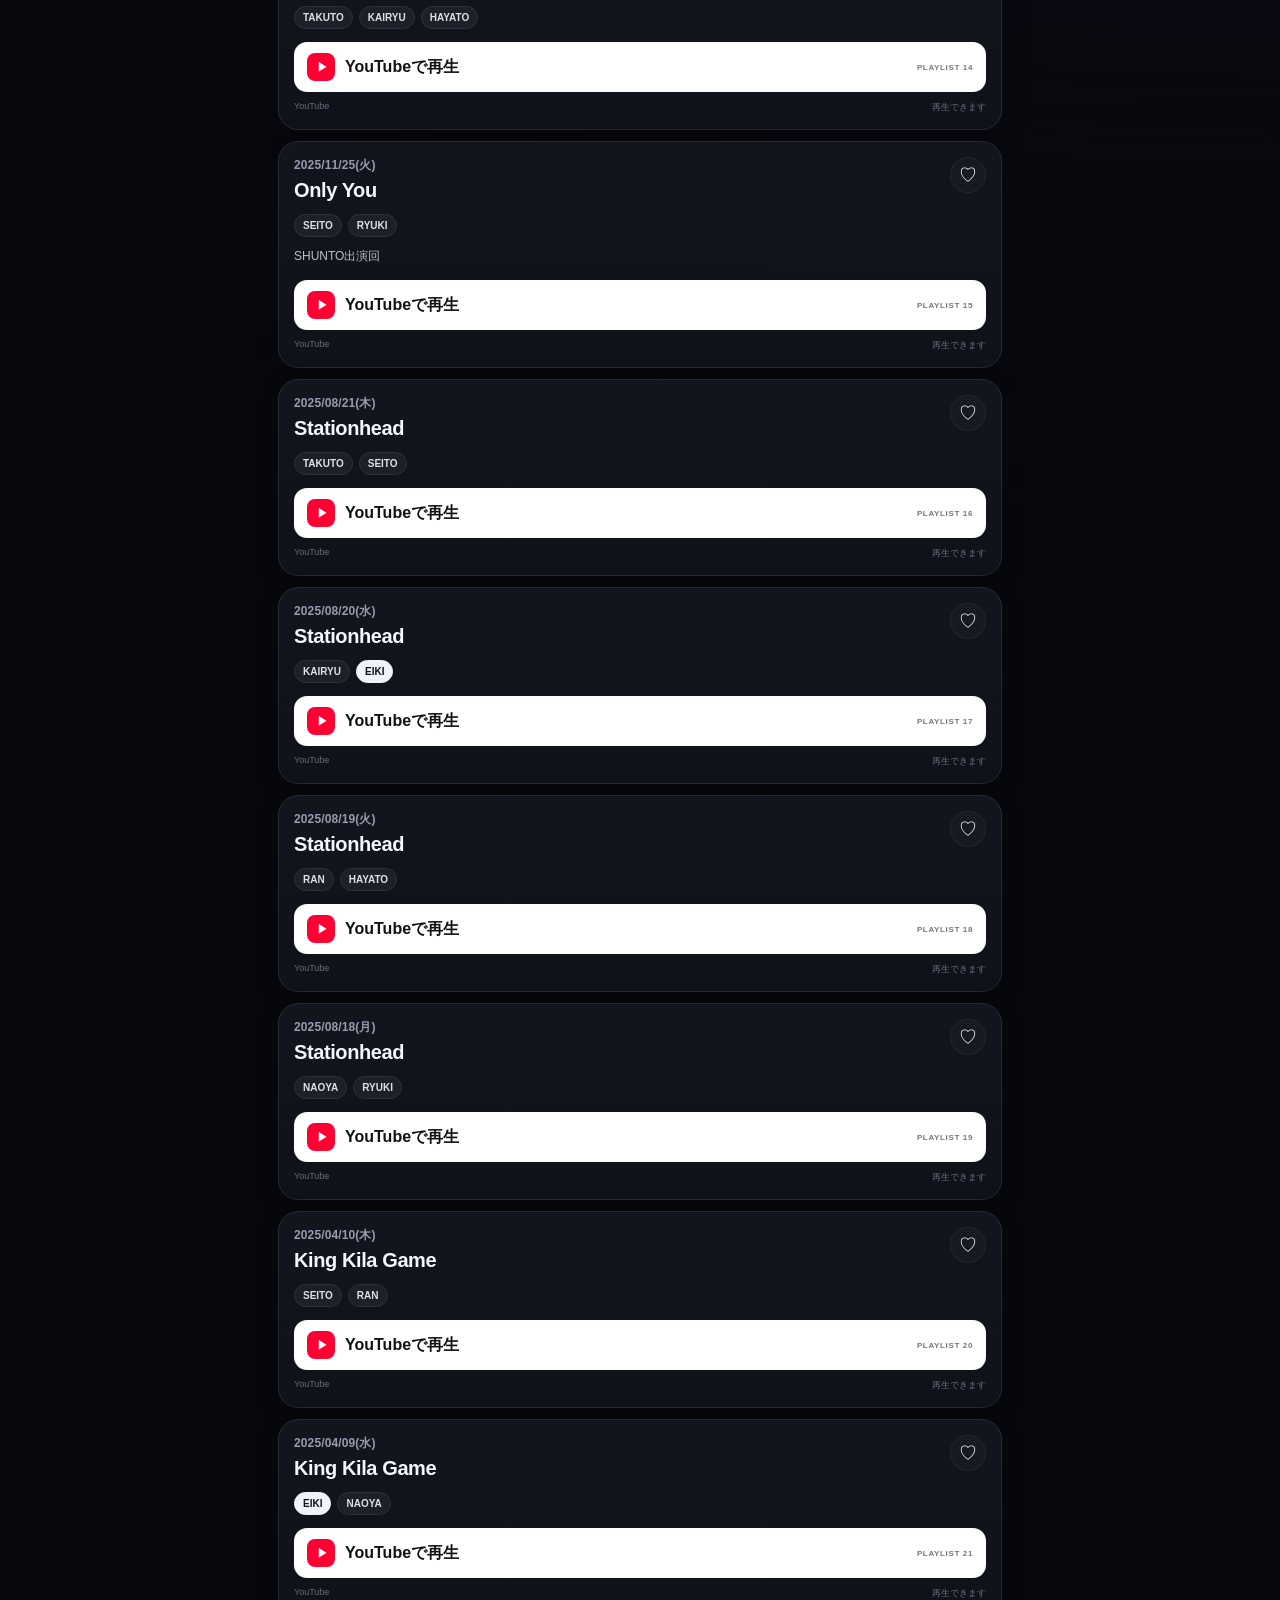
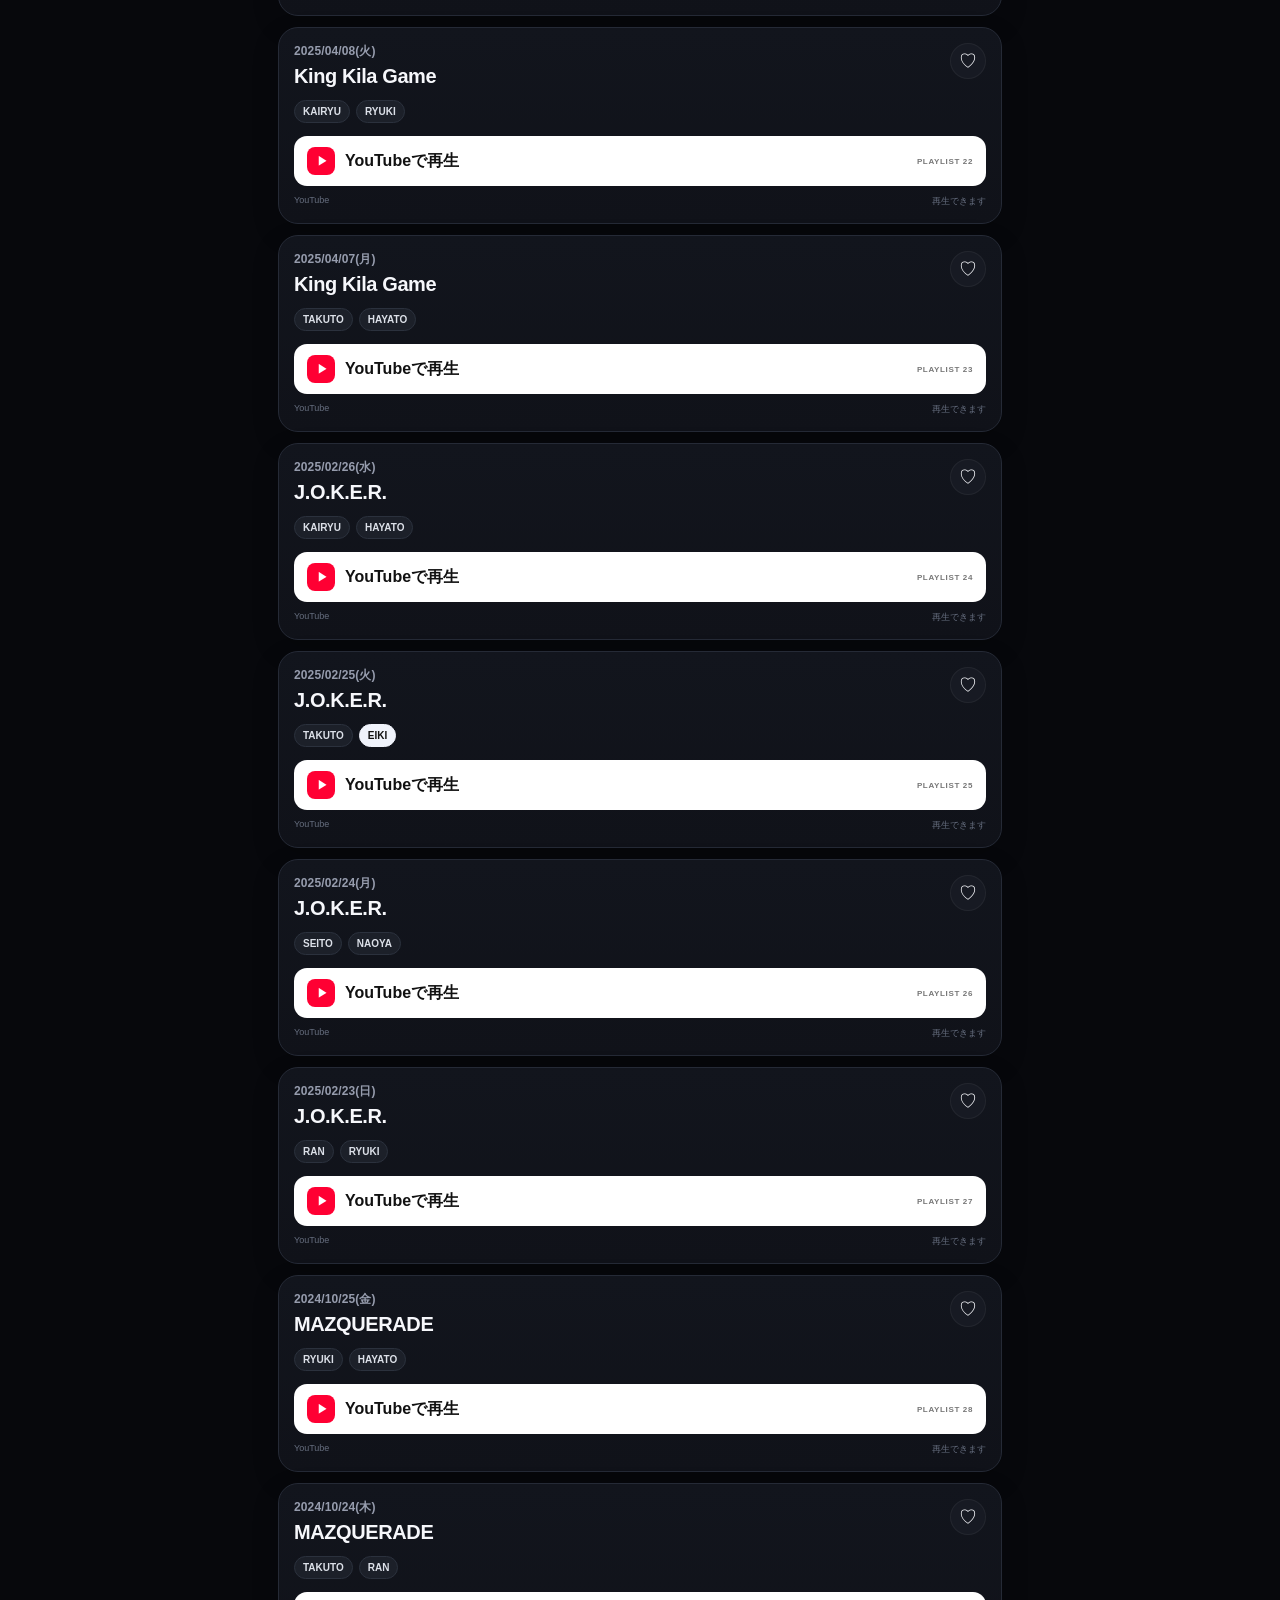
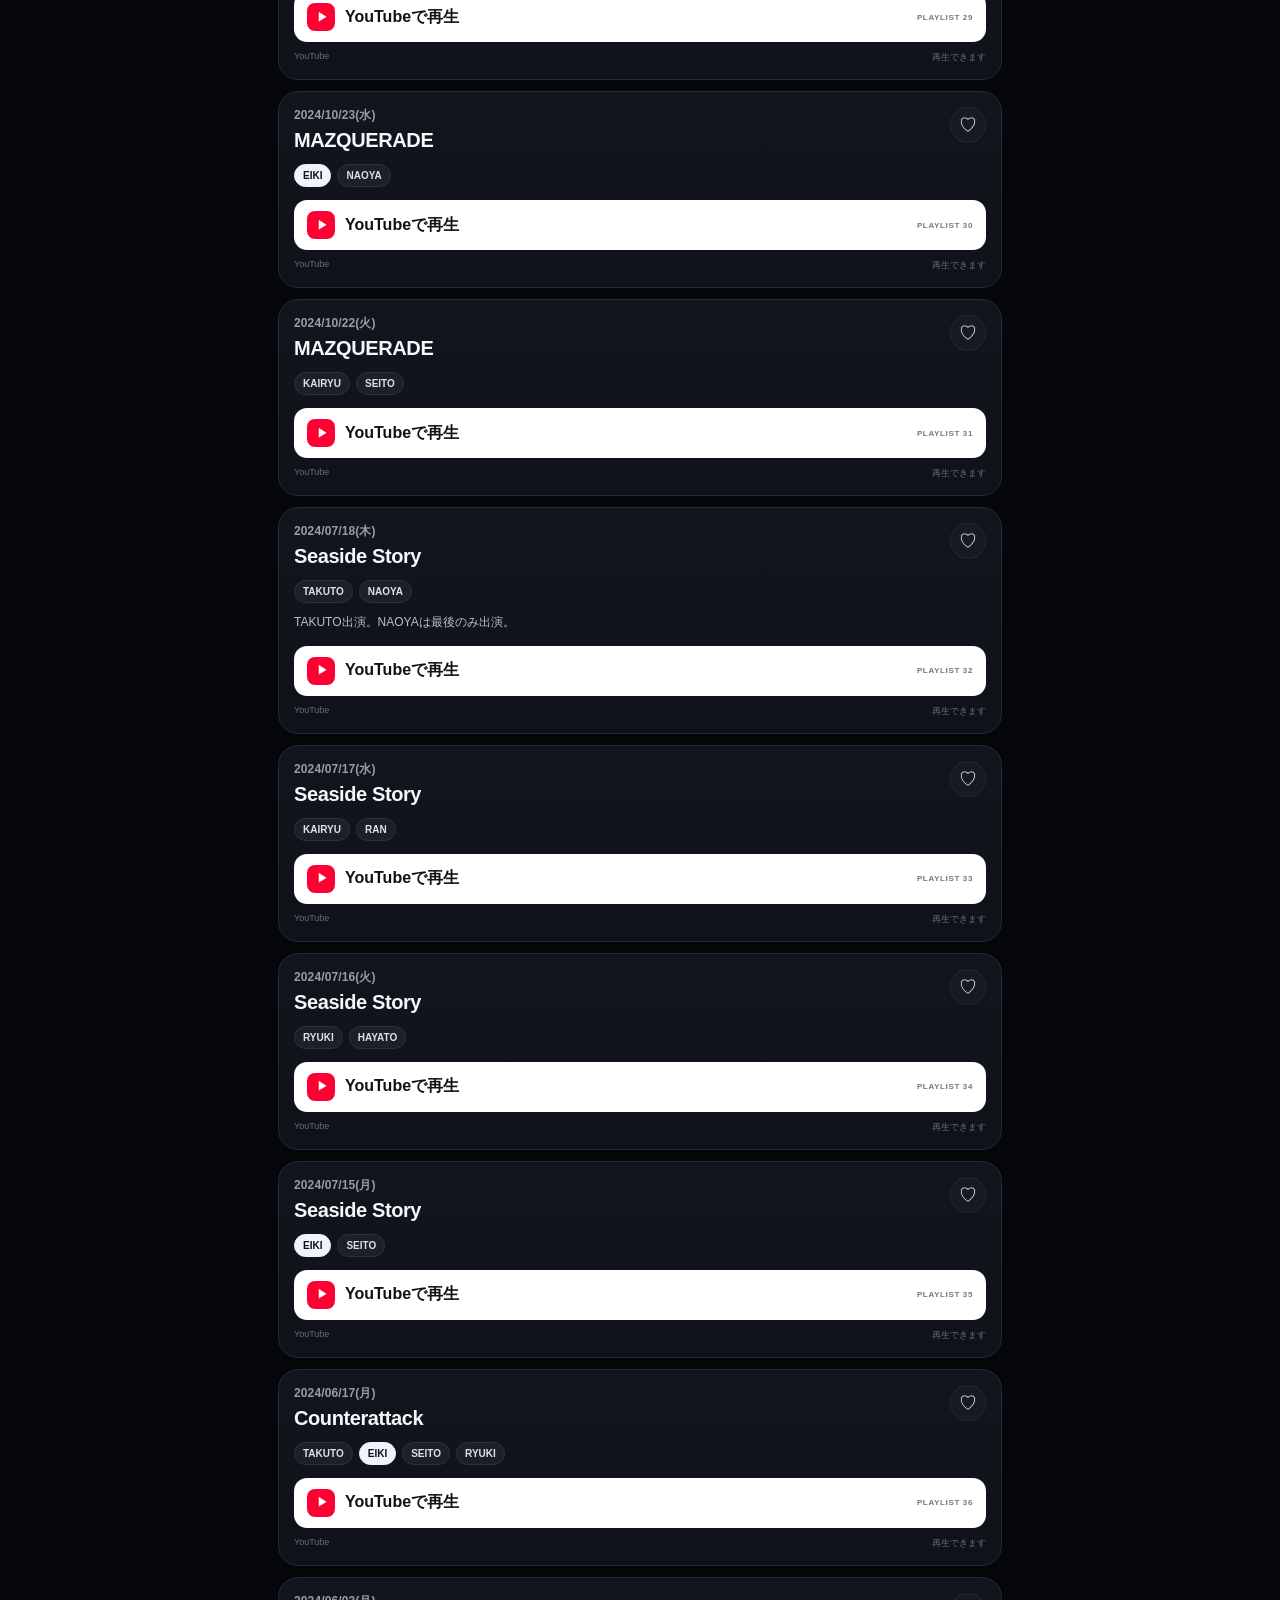
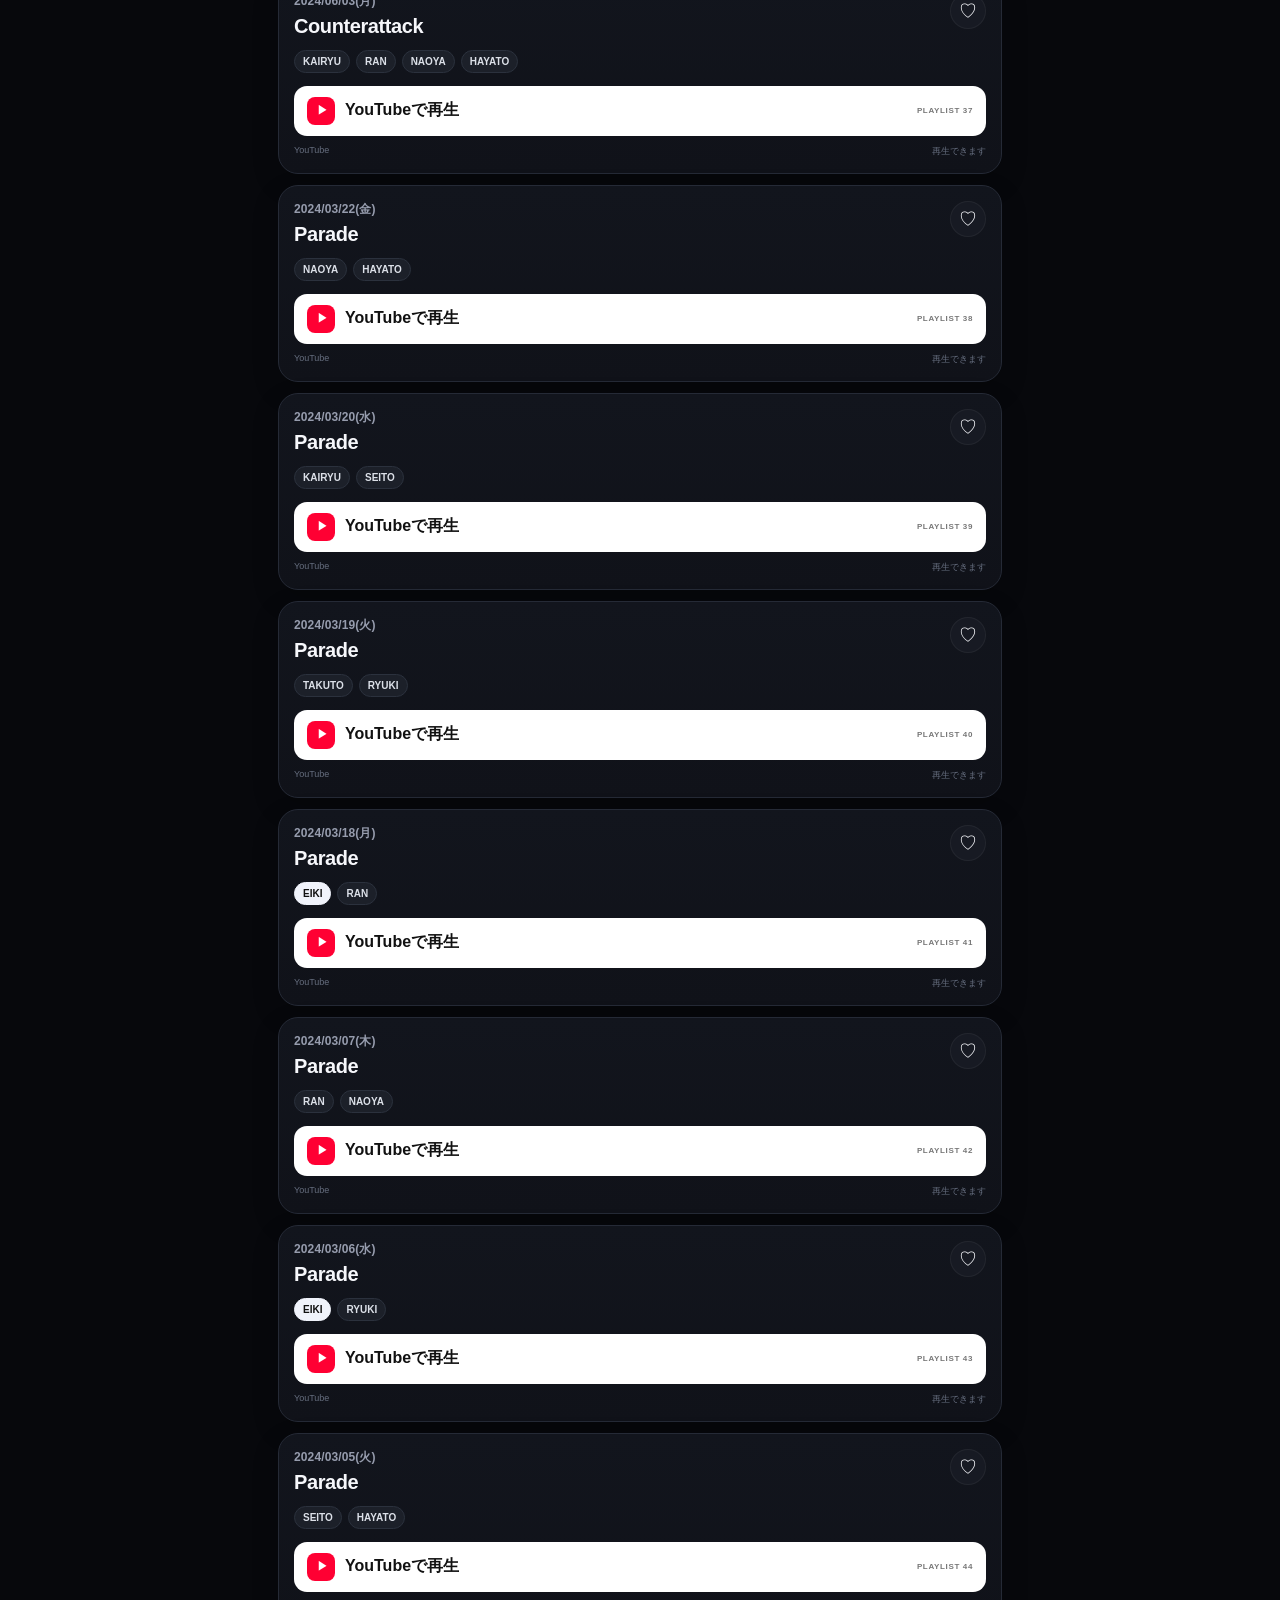
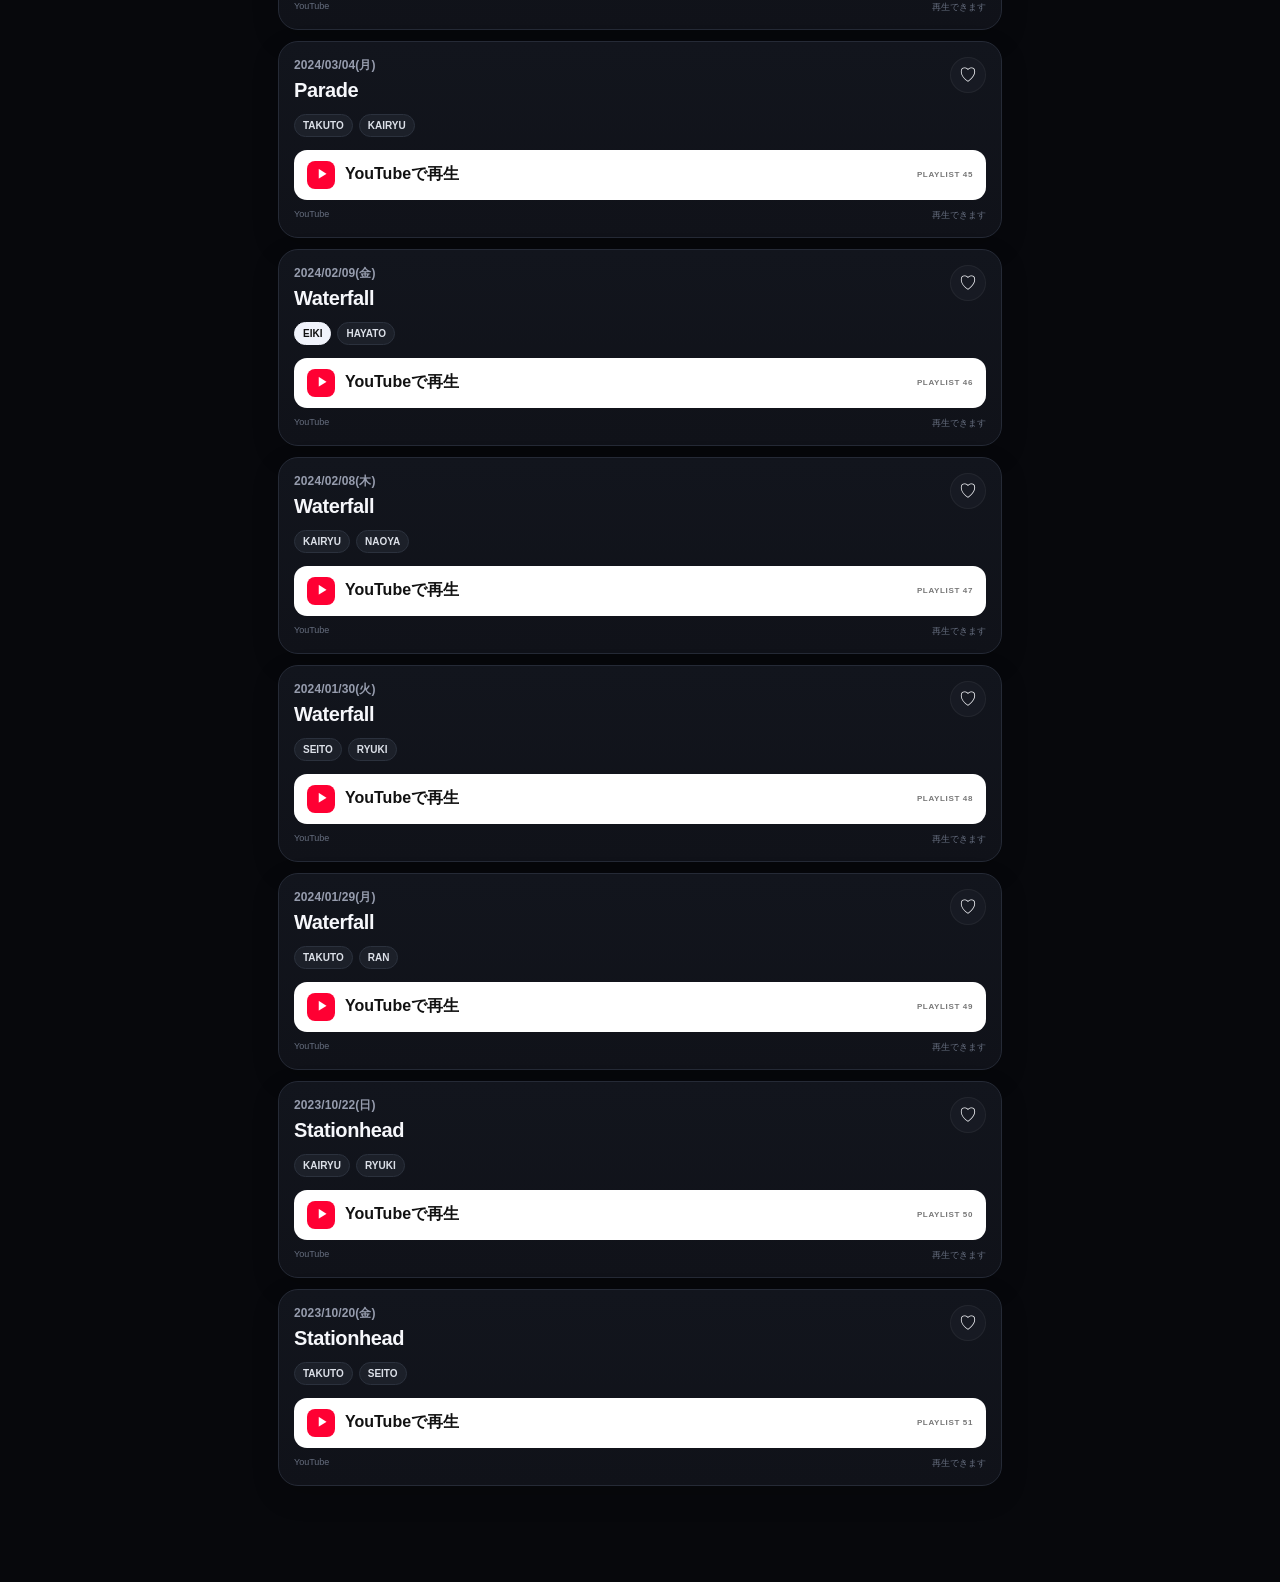
<file: stationhead/index.html>
<!doctype html>
<html lang="ja">
<head>
  <meta charset="utf-8">
  <meta name="viewport" content="width=device-width,initial-scale=1,viewport-fit=cover">
  <meta name="theme-color" content="#08090d">
  <title>MAZZEL Stationhead Library</title>
  <link rel="stylesheet" href="./styles.css">
</head>
<body>
  <header class="topbar">
    <div>
      <p class="eyebrow">PRIVATE ARCHIVE</p>
      <h1>Stationhead Library</h1>
    </div>
    <div style="display:flex;gap:8px;align-items:center"><a href="../" style="color:#b8bdca;text-decoration:none;font-size:10px;border:1px solid #262b38;border-radius:999px;padding:8px 10px">TOP</a><button id="favOnlyBtn" class="round" aria-label="お気に入りのみ">♡</button></div>
  </header>

  <main>
    <section class="section-head">
      <div>
        <p class="section-kicker">ARCHIVE</p>
        <h2>Recorded shows</h2>
      </div>
      <span id="filterLabel" class="filter-label">ALL</span>
    </section>

    <section class="controls">
      <label class="search">
        <span>⌕</span>
        <input id="searchInput" type="search" placeholder="日付・出演者・シリーズ・メモを検索">
      </label>
      <div id="memberChips" class="chips"></div>
      <div class="status-row">
        <button class="status-btn active" data-status="all">すべて</button>
        <button class="status-btn" data-status="ready">音源あり</button>
        <button class="status-btn" data-status="missing">音源未登録</button>
      </div>
    </section>

    <section class="summary">
      <span id="countLabel">0 shows</span>
      <span class="summary-note">新しい順</span>
    </section>

    <section id="episodeList" class="episode-list"></section>
  </main>

  <template id="episodeTemplate">
    <article class="episode-card">
      <div class="card-head">
        <div class="card-title-wrap">
          <p class="date"></p>
          <h3 class="series"></h3>
        </div>
        <button class="fav-btn round" aria-label="お気に入り">♡</button>
      </div>
      <div class="members"></div>
      <p class="memo"></p>
      <div class="player-wrap"></div>
      <div class="meta"></div>
    </article>
  </template>

  <script type="module" src="./app.js"></script>
</body>
</html>
</file>
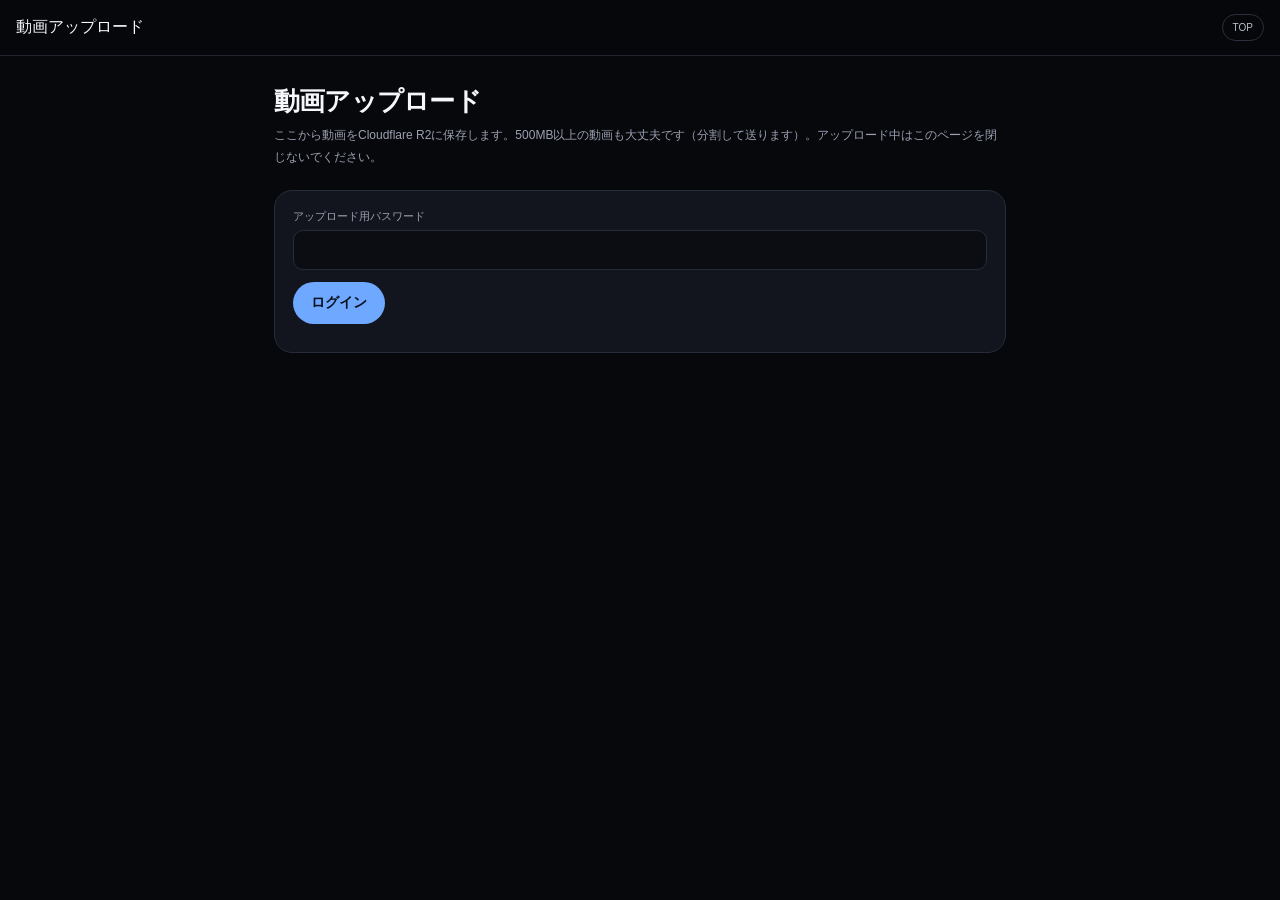
<file: public/upload/index.html>
<!doctype html><html lang="ja"><head><meta charset="utf-8"><meta name="viewport" content="width=device-width,initial-scale=1"><meta name="robots" content="noindex"><title>動画アップロード</title>
<style>
:root{--bg:#07080c;--panel:#12151d;--line:#272c39;--text:#f6f7fb;--muted:#9ba1b2;--accent:#6ea8ff;--ok:#5fd39a;--ng:#ff7a7a}
*{box-sizing:border-box}body{margin:0;background:var(--bg);color:var(--text);font-family:-apple-system,BlinkMacSystemFont,"Segoe UI","Hiragino Sans","Noto Sans JP",sans-serif}
header{position:sticky;top:0;z-index:2;background:rgba(7,8,12,.9);backdrop-filter:blur(16px);border-bottom:1px solid #20242f;padding:14px 16px;display:flex;justify-content:space-between;align-items:center}header a{color:#b8bdca;text-decoration:none;font-size:10px;border:1px solid #2b303c;padding:7px 10px;border-radius:999px}
main{max-width:760px;margin:auto;padding:28px 14px 90px}h1{margin:0 0 6px;font-size:26px;letter-spacing:-.03em}.lead{color:var(--muted);font-size:12px;line-height:1.8;margin:0 0 22px}
.card{background:var(--panel);border:1px solid var(--line);border-radius:18px;padding:18px;margin-bottom:16px}
label{display:block;font-size:11px;color:var(--muted);margin:12px 0 6px}label:first-child{margin-top:0}
input,select,textarea{width:100%;background:#0b0d13;border:1px solid var(--line);color:var(--text);border-radius:10px;padding:11px 12px;font-size:14px;font-family:inherit}
textarea{min-height:64px;resize:vertical}
.row{display:grid;grid-template-columns:1fr 1fr;gap:10px}
button{background:var(--accent);color:#06101f;border:0;border-radius:999px;padding:12px 18px;font-size:14px;font-weight:700;cursor:pointer}button:disabled{opacity:.4;cursor:default}
button.ghost{background:transparent;color:var(--muted);border:1px solid var(--line);font-weight:400;padding:7px 12px;font-size:11px}
.drop{border:1.5px dashed #3a4253;border-radius:14px;padding:26px 14px;text-align:center;color:var(--muted);font-size:12px;cursor:pointer}.drop.over{border-color:var(--accent);color:var(--text)}
.bar{height:8px;background:#0b0d13;border-radius:99px;overflow:hidden;margin-top:8px}.bar i{display:block;height:100%;width:0;background:var(--accent);transition:width .2s}
.job{font-size:12px;margin-top:12px}.job .st{color:var(--muted)}.ok{color:var(--ok)!important}.ng{color:var(--ng)!important}
.item{display:flex;justify-content:space-between;gap:10px;align-items:center;border-top:1px solid var(--line);padding:10px 0;font-size:12px}.item:first-child{border-top:0}.item a{color:var(--text);word-break:break-all}.item small{color:var(--muted)}
.thumbpick{display:flex;gap:10px;align-items:center}.thumbpick img{width:56px;height:56px;object-fit:cover;border-radius:10px;border:1px solid var(--line)}
.item .left{display:flex;gap:10px;align-items:center;min-width:0}.item .tn{width:44px;height:44px;flex:none;border-radius:8px;object-fit:cover;background:#0b0d13;border:1px solid var(--line)}.item .btns{display:flex;gap:6px;flex:none}
.edit{grid-column:1/-1;width:100%;border-top:1px dashed var(--line);margin-top:10px;padding-top:4px}.edit .acts{display:flex;gap:8px;margin-top:12px}.edit .acts button{padding:9px 14px;font-size:12px}
.item.editing{flex-wrap:wrap}
.hidden{display:none}.msg{font-size:12px;margin-top:10px}
</style></head><body>
<header><div>動画アップロード</div><a href="../">TOP</a></header>
<main>
<h1>動画アップロード</h1>
<p class="lead">ここから動画をCloudflare R2に保存します。500MB以上の動画も大丈夫です（分割して送ります）。アップロード中はこのページを閉じないでください。</p>

<section class="card" id="login">
  <label for="pw">アップロード用パスワード</label>
  <input id="pw" type="password" autocomplete="current-password">
  <div style="margin-top:12px"><button id="loginBtn">ログイン</button></div>
  <div class="msg" id="loginMsg"></div>
</section>

<section class="card hidden" id="form">
  <label for="folder">保存するページ</label>
  <select id="folder"><option value="bmsg-fes-26">BMSG FES ’26</option><option value="archive">配信アーカイブ</option><option value="external-fes">外部フェス</option><option value="radio-audio">ラジオ（音声）</option></select>

  <label>動画・音声ファイル</label>
  <div class="drop" id="drop">ここに動画・音声をドラッグ、またはタップして選択<br><small id="picked"></small></div>
  <input id="file" type="file" accept="video/*,audio/*" multiple class="hidden">

  <label for="title">タイトル（1本ずつ送るとき。空ならファイル名）</label>
  <input id="title" placeholder="例：DAY1 オープニング">
  <div class="row">
    <div><label for="date">日付</label><input id="date" type="date"></div>
    <div><label for="memo">メモ・出演者</label><input id="memo" placeholder="例：MAZZEL / 現地参戦"></div>
  </div>
  <label>サムネイル画像（任意・1本ずつ送るとき）</label>
  <div class="thumbpick"><img id="thumbPreview" class="hidden" alt=""><button type="button" class="ghost" id="thumbBtn">画像を選ぶ</button><button type="button" class="ghost hidden" id="thumbClear">外す</button></div>
  <input id="thumbFile" type="file" accept="image/*" class="hidden">
  <div style="margin-top:16px"><button id="startBtn" disabled>アップロード開始</button></div>
  <div id="jobs"></div>
</section>

<section class="card hidden" id="listCard">
  <div style="display:flex;justify-content:space-between;align-items:center;margin-bottom:6px"><strong style="font-size:14px">保存済みの動画</strong><button class="ghost" id="reload">更新</button></div>
  <div id="list"></div>
</section>
</main>
<script>
const CHUNK = 20 * 1024 * 1024; // 20MB ずつ送る
const $ = (id) => document.getElementById(id);
let password = "";
let files = [];

function store(get, val) {
  try { if (get) return sessionStorage.getItem("uploadPw") || ""; sessionStorage.setItem("uploadPw", val); } catch (e) { return ""; }
}

async function api(path, opts = {}) {
  const res = await fetch(path, { ...opts, headers: { ...(opts.headers || {}), "x-upload-password": password } });
  const data = await res.json().catch(() => ({}));
  if (!res.ok) throw new Error(data.error || ("エラー " + res.status));
  return data;
}

async function login(pw) {
  password = pw;
  $("loginMsg").textContent = "確認中…";
  try {
    await api("/api/upload/check");
    store(false, pw);
    $("login").classList.add("hidden");
    $("form").classList.remove("hidden");
    $("listCard").classList.remove("hidden");
    loadList();
  } catch (e) {
    $("loginMsg").textContent = e.message;
    $("loginMsg").className = "msg ng";
  }
}

$("loginBtn").onclick = () => login($("pw").value);
$("pw").onkeydown = (e) => { if (e.key === "Enter") login($("pw").value); };
const saved = store(true);
if (saved) login(saved);

const params = new URLSearchParams(location.search);
if (params.get("folder")) $("folder").value = params.get("folder");

// ファイル選択
$("drop").onclick = () => $("file").click();
$("file").onchange = () => pick([...$("file").files]);
$("drop").ondragover = (e) => { e.preventDefault(); $("drop").classList.add("over"); };
$("drop").ondragleave = () => $("drop").classList.remove("over");
$("drop").ondrop = (e) => { e.preventDefault(); $("drop").classList.remove("over"); pick([...e.dataTransfer.files]); };

function pick(list) {
  files = list;
  $("picked").textContent = list.map((f) => `${f.name}（${mb(f.size)}）`).join(" / ");
  $("startBtn").disabled = !list.length;
}

function mb(n) { return n >= 1e9 ? (n / 1e9).toFixed(2) + "GB" : (n / 1e6).toFixed(1) + "MB"; }

$("startBtn").onclick = async () => {
  $("startBtn").disabled = true;
  const single = files.length === 1;
  for (const f of files) {
    const key = await uploadOne(f, {
      folder: $("folder").value,
      title: single ? $("title").value.trim() : "",
      date: $("date").value,
      memo: $("memo").value.trim(),
    });
    if (key && single && thumbFile) {
      try { await uploadThumb(key, thumbFile); } catch (e) { alertJob("サムネイルの保存に失敗：" + e.message); }
    }
  }
  setThumb(null);
  files = [];
  $("file").value = "";
  $("picked").textContent = "";
  $("title").value = "";
  loadList();
};

async function uploadOne(file, meta) {
  const box = document.createElement("div");
  box.className = "job";
  box.innerHTML = `<div>${escapeHtml(file.name)} <span class="st">準備中…</span></div><div class="bar"><i></i></div>`;
  $("jobs").prepend(box);
  const st = box.querySelector(".st"), bar = box.querySelector("i");
  window.onbeforeunload = () => "アップロード中です";

  let created;
  try {
    created = await api("/api/upload/create", {
      method: "POST",
      headers: { "content-type": "application/json" },
      body: JSON.stringify({ ...meta, filename: file.name, contentType: file.type }),
    });
    const total = Math.max(1, Math.ceil(file.size / CHUNK));
    const parts = [];
    for (let i = 0; i < total; i++) {
      const blob = file.slice(i * CHUNK, Math.min(file.size, (i + 1) * CHUNK));
      const q = new URLSearchParams({ key: created.key, uploadId: created.uploadId, partNumber: String(i + 1) });
      let part, tries = 0;
      while (true) {
        try { part = await api("/api/upload/part?" + q, { method: "PUT", body: blob }); break; }
        catch (e) { if (++tries >= 4) throw e; st.textContent = `再送中…（${tries}回目）`; await new Promise((r) => setTimeout(r, 2000 * tries)); }
      }
      parts.push(part);
      const pct = Math.round(((i + 1) / total) * 100);
      bar.style.width = pct + "%";
      st.textContent = `${pct}%（${mb(Math.min(file.size, (i + 1) * CHUNK))} / ${mb(file.size)}）`;
    }
    st.textContent = "仕上げ中…";
    await api("/api/upload/complete", {
      method: "POST",
      headers: { "content-type": "application/json" },
      body: JSON.stringify({ key: created.key, uploadId: created.uploadId, parts }),
    });
    st.textContent = "完了！";
    st.className = "st ok";
    return created.key;
  } catch (e) {
    st.textContent = "失敗：" + e.message;
    st.className = "st ng";
    if (created) api("/api/upload/abort", { method: "POST", headers: { "content-type": "application/json" }, body: JSON.stringify(created) }).catch(() => {});
  } finally {
    window.onbeforeunload = null;
  }
}

// ---- サムネイル ----
let thumbFile = null;
function setThumb(f) {
  thumbFile = f;
  const img = $("thumbPreview");
  if (f) { img.src = URL.createObjectURL(f); img.classList.remove("hidden"); $("thumbClear").classList.remove("hidden"); $("thumbBtn").textContent = "変更"; }
  else { img.removeAttribute("src"); img.classList.add("hidden"); $("thumbClear").classList.add("hidden"); $("thumbBtn").textContent = "画像を選ぶ"; $("thumbFile").value = ""; }
}
$("thumbBtn").onclick = () => $("thumbFile").click();
$("thumbFile").onchange = () => setThumb($("thumbFile").files[0] || null);
$("thumbClear").onclick = () => setThumb(null);

function alertJob(text) {
  const d = document.createElement("div"); d.className = "job"; d.innerHTML = `<span class="st ng">${escapeHtml(text)}</span>`; $("jobs").prepend(d);
}

// 大きい画像は 800px・JPEG に縮めてから送る
async function shrink(file) {
  try {
    const bmp = await createImageBitmap(file);
    const scale = Math.min(1, 800 / Math.max(bmp.width, bmp.height));
    const c = document.createElement("canvas");
    c.width = Math.round(bmp.width * scale); c.height = Math.round(bmp.height * scale);
    c.getContext("2d").drawImage(bmp, 0, 0, c.width, c.height);
    return await new Promise((r) => c.toBlob((b) => r(b || file), "image/jpeg", 0.85));
  } catch (e) { return file; }
}

async function uploadThumb(key, file) {
  const blob = await shrink(file);
  await api("/api/upload/thumb?key=" + encodeURIComponent(key), { method: "PUT", headers: { "content-type": blob.type || "image/jpeg" }, body: blob });
}

// ---- タイトル・日付・メモの編集 ----
function openEdit(row, v) {
  if (row.querySelector(".edit")) return;
  row.classList.add("editing");
  const box = document.createElement("div");
  box.className = "edit";
  box.innerHTML = `<label>タイトル</label><input class="e-title" placeholder="空ならファイル名">
    <div class="row"><div><label>日付</label><input class="e-date" type="date"></div><div><label>メモ・出演者</label><input class="e-memo"></div></div>
    <div class="acts"><button class="e-save">保存</button><button class="ghost e-cancel">キャンセル</button></div><div class="msg e-msg"></div>`;
  box.querySelector(".e-title").value = v.title || "";
  box.querySelector(".e-date").value = v.date || "";
  box.querySelector(".e-memo").value = v.memo || "";
  const close = () => { box.remove(); row.classList.remove("editing"); };
  box.querySelector(".e-cancel").onclick = close;
  box.querySelector(".e-save").onclick = async () => {
    const save = box.querySelector(".e-save"); save.disabled = true; save.textContent = "保存中…";
    try {
      await api("/api/upload/meta", { method: "POST", headers: { "content-type": "application/json" }, body: JSON.stringify({
        key: v.key, title: box.querySelector(".e-title").value, date: box.querySelector(".e-date").value, memo: box.querySelector(".e-memo").value }) });
      loadList();
    } catch (e) {
      save.disabled = false; save.textContent = "保存";
      const m = box.querySelector(".e-msg"); m.textContent = e.message; m.className = "msg ng";
    }
  };
  row.appendChild(box);
  box.querySelector(".e-title").focus();
}

async function loadList() {
  $("list").innerHTML = '<div class="item"><small>読み込み中…</small></div>';
  try {
    const { videos } = await api("/api/upload/list", {
      method: "POST",
      headers: { "content-type": "application/json" },
      body: JSON.stringify({ folder: "" }),
    });
    if (!videos.length) { $("list").innerHTML = '<div class="item"><small>まだありません</small></div>'; return; }
    $("list").innerHTML = "";
    for (const v of videos) {
      const row = document.createElement("div");
      row.className = "item";
      row.innerHTML = `<div class="left">${v.thumb ? `<img class="tn" src="${v.thumb}" alt="">` : `<div class="tn"></div>`}<div><a href="${v.url}" target="_blank">${escapeHtml(v.title || v.key)}</a><br><small>${v.date ? escapeHtml(v.date.replace(/-/g, ".")) + "・" : ""}${escapeHtml(v.key)}・${mb(v.size)}</small></div></div>`;
      const btns = document.createElement("div");
      btns.className = "btns";
      const tb = document.createElement("button");
      tb.className = "ghost";
      tb.textContent = v.thumb ? "サムネ変更" : "サムネ追加";
      const tin = document.createElement("input");
      tin.type = "file"; tin.accept = "image/*"; tin.className = "hidden";
      tb.onclick = () => tin.click();
      tin.onchange = async () => {
        const f = tin.files[0]; if (!f) return;
        tb.disabled = true; tb.textContent = "保存中…";
        try { await uploadThumb(v.key, f); loadList(); } catch (e) { tb.textContent = "失敗"; tb.disabled = false; }
      };
      const eb = document.createElement("button");
      eb.className = "ghost";
      eb.textContent = "編集";
      eb.onclick = () => openEdit(row, v);
      btns.append(eb, tb, tin);
      const del = document.createElement("button");
      del.className = "ghost";
      del.textContent = "削除";
      del.onclick = async () => {
        if (del.dataset.confirm !== "1") { del.dataset.confirm = "1"; del.textContent = "本当に削除？"; return; }
        del.disabled = true;
        try { await api("/api/delete", { method: "POST", headers: { "content-type": "application/json" }, body: JSON.stringify({ key: v.key }) }); row.remove(); }
        catch (e) { del.textContent = "失敗"; }
      };
      btns.appendChild(del);
      row.appendChild(btns);
      $("list").appendChild(row);
    }
  } catch (e) {
    $("list").innerHTML = `<div class="item"><small class="ng">${escapeHtml(e.message)}</small></div>`;
  }
}
$("reload").onclick = loadList;

function escapeHtml(s) { return String(s).replace(/[&<>"']/g, (c) => ({ "&": "&amp;", "<": "&lt;", ">": "&gt;", '"': "&quot;", "'": "&#39;" }[c])); }
</script>
</body></html>
</file>
<file: radio/styles.css>
:root{
  --bg:#07080c;--panel:#11131a;--panel2:#171a23;--text:#f6f7fb;
  --muted:#9a9fb0;--line:#262b38;--purple:#5621d8;--chip:#202431;
}
*{box-sizing:border-box} html{background:var(--bg)}
body{margin:0;background:radial-gradient(circle at top right,rgba(86,33,216,.13),transparent 34%),var(--bg);color:var(--text);font-family:-apple-system,BlinkMacSystemFont,"Segoe UI","Hiragino Sans","Noto Sans JP",sans-serif}
button,input{font:inherit} button{cursor:pointer} a{color:inherit;text-decoration:none}
.topbar{position:sticky;top:0;z-index:20;display:flex;justify-content:space-between;align-items:center;padding:16px 18px 14px;background:rgba(7,8,12,.88);backdrop-filter:blur(18px);border-bottom:1px solid rgba(255,255,255,.05)}
.eyebrow{margin:0 0 2px;color:#8f95a6;font-size:9px;letter-spacing:.2em} h1{margin:0;font-size:20px;letter-spacing:-.02em}
.top-actions{display:flex;align-items:center;gap:8px}.switch-link{border:1px solid var(--line);background:#151820;border-radius:999px;padding:8px 10px;font-size:9px;color:#b8bdca;letter-spacing:.08em}
.round{border:1px solid rgba(255,255,255,.05);width:40px;height:40px;border-radius:50%;background:var(--panel2);color:var(--text);font-size:20px}.round.active{background:#fff;color:#111}
main{max-width:760px;margin:auto;padding:18px 14px 96px}
.hero{background:linear-gradient(145deg,#161923,#0f1118);border:1px solid #252a36;border-radius:24px;padding:22px;margin-bottom:10px;box-shadow:0 18px 45px rgba(0,0,0,.22)}
.hero-kicker{margin:0 0 8px;color:#9a83ff;font-size:10px;letter-spacing:.13em;font-weight:800}.hero h2{margin:0;font-size:28px;letter-spacing:-.035em}.hero p:last-child{margin:9px 0 0;color:var(--muted);font-size:12px;line-height:1.7}
.section-head{display:flex;justify-content:space-between;align-items:end;padding:24px 4px 12px}.section-kicker{margin:0 0 2px;color:#7d8393;font-size:9px;letter-spacing:.18em}.section-head h2{margin:0;font-size:28px;letter-spacing:-.035em}
.filter-label{display:inline-flex;align-items:center;min-height:26px;color:#aaaebe;font-size:11px;background:#151820;border:1px solid #242936;border-radius:999px;padding:5px 9px}
.controls{padding-bottom:8px}.search{display:flex;gap:9px;align-items:center;background:#12151c;border:1px solid var(--line);border-radius:15px;padding:11px 13px}.search span{color:#a9afbc;font-size:18px}.search input{width:100%;border:0;outline:0;background:transparent;color:var(--text);font-size:14px}.search input::placeholder{color:#707787}
.chips{display:flex;gap:7px;overflow:auto;padding:11px 1px 3px;scrollbar-width:none}.chips::-webkit-scrollbar{display:none}.chip,.status-btn{flex:0 0 auto;border:1px solid var(--line);background:var(--chip);color:#d8dce5;border-radius:999px;padding:7px 11px;font-size:11px;font-weight:600}.chip.active,.status-btn.active{background:#f4f5f8;color:#111;border-color:#f4f5f8}.status-row{display:flex;gap:7px;margin-top:8px}.status-btn{padding:6px 10px}
.summary{display:flex;justify-content:space-between;align-items:center;color:var(--muted);font-size:11px;padding:10px 3px}.summary-note{color:#696f7e}
.episode-list{display:grid;gap:11px}.episode-card{background:linear-gradient(180deg,#12151d,#101219);border:1px solid #252a36;border-radius:20px;padding:15px;box-shadow:0 10px 28px rgba(0,0,0,.16)}
.thumb-block{display:block;margin:0 0 12px}.thumb-block[hidden]{display:none}.thumb{display:block;width:100%;height:auto;border-radius:14px;border:1px solid #252a36;background:#0c0e14}.thumb-credit{display:inline-block;margin:6px 2px 0;color:#8b93a4;font-size:10px;letter-spacing:.01em}.thumb-credit[hidden]{display:none}.thumb-block:hover .thumb-credit,.thumb-block:focus-visible .thumb-credit{color:#d5d9e4}.thumb-block:focus-visible{outline:2px solid #9a83ff;outline-offset:3px;border-radius:16px}
.card-head{display:flex;justify-content:space-between;gap:12px;align-items:flex-start}.date{margin:0 0 4px;color:#969cad;font-size:12px;font-weight:600}.title{margin:0;font-size:19px;line-height:1.3;letter-spacing:-.02em}.fav-btn{width:36px;height:36px;font-size:18px;flex:0 0 auto}
.members{display:flex;flex-wrap:wrap;gap:6px;margin-top:11px}.member{background:#1c2029;border:1px solid #2b313d;color:#dce0e8;padding:5px 8px;border-radius:999px;font-size:10px;font-weight:700}.member.eiki{background:#f0f3fb;color:#111;border-color:#f0f3fb}
.memo{margin:10px 0 0;color:#b9bfcb;font-size:12px;line-height:1.65}.links{display:grid;gap:7px;margin-top:13px}.source-link{display:flex;justify-content:space-between;align-items:center;border-radius:12px;padding:11px 12px;background:#202431;border:1px solid #303646;font-size:12px;font-weight:700}.source-link small{color:#8f96a7;font-size:9px}.source-link.youtube{background:#fff;color:#111}.source-link.youtube small{color:#777}.source-link.audee{background:#4b28c8;color:#fff;border-color:#6542e1}.missing{display:flex;justify-content:center;align-items:center;min-height:42px;border:1px dashed #353b49;border-radius:12px;color:#747c8d;font-size:11px}
.meta{display:flex;justify-content:space-between;gap:10px;margin-top:9px;color:#666e7f;font-size:9px}.empty{text-align:center;color:var(--muted);padding:56px 20px}
@media (min-width:700px){main{padding-left:18px;padding-right:18px}}
</file>
<file: stationhead/styles.css>
:root{
  --bg:#07080c;
  --panel:#11131a;
  --panel2:#171a23;
  --panel3:#202431;
  --text:#f6f7fb;
  --muted:#9a9fb0;
  --muted2:#6f7585;
  --line:#262b38;
  --purple:#5621d8;
  --purple2:#6c37f0;
  --chip:#202431;
}
*{box-sizing:border-box}
html{background:var(--bg)}
body{
  margin:0;
  background:
    radial-gradient(circle at top right,rgba(86,33,216,.12),transparent 34%),
    var(--bg);
  color:var(--text);
  font-family:-apple-system,BlinkMacSystemFont,"Segoe UI","Hiragino Sans","Noto Sans JP",sans-serif;
}
button,input{font:inherit}
button{cursor:pointer}
.topbar{
  position:sticky;top:0;z-index:20;
  display:flex;justify-content:space-between;align-items:center;
  padding:16px 18px 14px;
  background:rgba(7,8,12,.88);
  backdrop-filter:blur(18px);
  border-bottom:1px solid rgba(255,255,255,.05);
}
.eyebrow{margin:0 0 2px;color:#8f95a6;font-size:9px;letter-spacing:.2em}
h1{margin:0;font-size:20px;letter-spacing:-.02em}
.round{
  border:1px solid rgba(255,255,255,.05);
  width:40px;height:40px;border-radius:50%;
  background:var(--panel2);color:var(--text);font-size:20px;
}
.round.active{background:#fff;color:#111}
main{max-width:760px;margin:auto;padding:18px 14px 96px}

.profile-card{
  position:relative;overflow:hidden;
  display:grid;grid-template-columns:52px 1fr;gap:14px;
  background:linear-gradient(145deg,#151721,#0f1118);
  border:1px solid #242936;
  border-radius:24px;padding:18px;
  box-shadow:0 18px 45px rgba(0,0,0,.25);
}
.profile-card:after{
  content:"";position:absolute;right:-50px;top:-70px;width:180px;height:180px;
  border-radius:50%;background:radial-gradient(circle,rgba(91,38,226,.22),transparent 68%);
}
.profile-icon{
  position:relative;z-index:1;
  width:52px;height:52px;border-radius:50%;
  display:grid;place-items:center;
  background:#050507;border:1px solid #2e3340;
  font-weight:900;font-size:20px;letter-spacing:-.08em;
}
.profile-main{position:relative;z-index:1;min-width:0}
.profile-handle{margin:1px 0 6px;font-size:12px;color:#c8ccda;font-weight:700}
.profile-main h2{margin:0;font-size:19px;line-height:1.3;letter-spacing:-.02em}
.profile-sub{margin:7px 0 0;color:var(--muted);font-size:12px;line-height:1.6}
.profile-stats{display:flex;flex-wrap:wrap;gap:8px 14px;margin-top:14px;color:#a8aebe;font-size:11px}
.profile-stats strong{color:#fff;font-size:13px;margin-right:2px}

.section-head{
  display:flex;justify-content:space-between;align-items:end;
  padding:28px 4px 12px;
}
.section-kicker{margin:0 0 2px;color:#7d8393;font-size:9px;letter-spacing:.18em}
.section-head h2{margin:0;font-size:28px;letter-spacing:-.035em}
.filter-label{
  display:inline-flex;align-items:center;min-height:26px;
  color:#aaaebe;font-size:11px;
  background:#151820;border:1px solid #242936;border-radius:999px;padding:5px 9px;
}

.controls{padding-bottom:8px}
.search{
  display:flex;gap:9px;align-items:center;
  background:#12151c;border:1px solid var(--line);border-radius:15px;padding:11px 13px;
}
.search span{color:#a9afbc;font-size:18px}
.search input{width:100%;border:0;outline:0;background:transparent;color:var(--text);font-size:14px}
.search input::placeholder{color:#707787}
.chips{display:flex;gap:7px;overflow:auto;padding:11px 1px 3px;scrollbar-width:none}
.chips::-webkit-scrollbar{display:none}
.chip,.status-btn{
  flex:0 0 auto;border:1px solid var(--line);background:var(--chip);color:#d8dce5;
  border-radius:999px;padding:7px 11px;font-size:11px;font-weight:600;
}
.chip.active,.status-btn.active{background:#f4f5f8;color:#111;border-color:#f4f5f8}
.status-row{display:flex;gap:7px;margin-top:8px}
.status-btn{padding:6px 10px}
.summary{
  display:flex;justify-content:space-between;align-items:center;
  color:var(--muted);font-size:11px;padding:10px 3px 10px;
}
.summary-note{color:#696f7e}
.episode-list{display:grid;gap:11px}
.episode-card{
  background:linear-gradient(180deg,#12151d,#101219);
  border:1px solid #252a36;
  border-radius:20px;padding:15px;
  box-shadow:0 10px 28px rgba(0,0,0,.16);
}
.card-head{display:flex;justify-content:space-between;gap:12px;align-items:flex-start}
.card-title-wrap{min-width:0}
.date{margin:0 0 4px;color:#969cad;font-size:12px;font-weight:600;letter-spacing:.01em}
.series{margin:0;font-size:20px;line-height:1.25;letter-spacing:-.02em}
.fav-btn{width:36px;height:36px;font-size:18px;flex:0 0 auto}
.members{display:flex;flex-wrap:wrap;gap:6px;margin-top:11px}
.member{
  background:#1c2029;border:1px solid #2b313d;color:#dce0e8;
  padding:5px 8px;border-radius:999px;font-size:10px;font-weight:700;
}
.member.eiki{background:#f0f3fb;color:#111;border-color:#f0f3fb}
.memo{margin:10px 0 0;color:#b9bfcb;font-size:12px;line-height:1.65}
.player-wrap{margin-top:13px}
audio{width:100%;height:40px;accent-color:var(--purple)}
.missing{
  display:flex;justify-content:center;align-items:center;
  min-height:42px;border:1px dashed #353b49;border-radius:12px;color:#747c8d;font-size:11px;
}
.meta{
  display:flex;justify-content:space-between;gap:10px;margin-top:9px;
  color:#666e7f;font-size:9px;
}
.empty{text-align:center;color:var(--muted);padding:56px 20px}

@media (min-width:700px){
  main{padding-left:18px;padding-right:18px}
  .profile-card{padding:20px}
}

.youtube-btn{
  width:100%;margin-top:9px;border:0;border-radius:13px;padding:11px 13px;
  display:grid;grid-template-columns:30px 1fr auto;align-items:center;gap:8px;
  background:#fff;color:#111;text-align:left;font-weight:800;
}
.youtube-btn .yt-icon{width:28px;height:28px;border-radius:8px;background:#ff0033;color:#fff;display:grid;place-items:center;font-size:11px;padding-left:2px}
.youtube-btn small{font-size:8px;letter-spacing:.08em;color:#777}
.yt-modal{position:fixed;inset:0;z-index:100;display:none}
.yt-modal.open{display:block}
.yt-backdrop{position:absolute;inset:0;background:rgba(0,0,0,.78);backdrop-filter:blur(7px)}
.yt-sheet{position:absolute;left:50%;top:50%;transform:translate(-50%,-50%);width:min(720px,calc(100% - 24px));background:#11131a;border:1px solid #292e3b;border-radius:20px;padding:14px;box-shadow:0 24px 70px rgba(0,0,0,.6)}
.yt-head{display:flex;justify-content:space-between;gap:12px;align-items:center;margin-bottom:10px}
.yt-kicker{margin:0 0 2px;color:#8f95a6;font-size:9px;letter-spacing:.16em}
#ytTitle{font-size:13px}
.yt-close{border:0;background:#202431;color:#fff;width:34px;height:34px;border-radius:50%;font-size:22px}
.yt-player{position:relative;width:100%;aspect-ratio:16/9;background:#000;border-radius:13px;overflow:hidden}
.yt-player iframe{width:100%;height:100%}
.yt-note{margin:9px 2px 0;color:#747b8c;font-size:9px}
body.modal-open{overflow:hidden}
</file>
